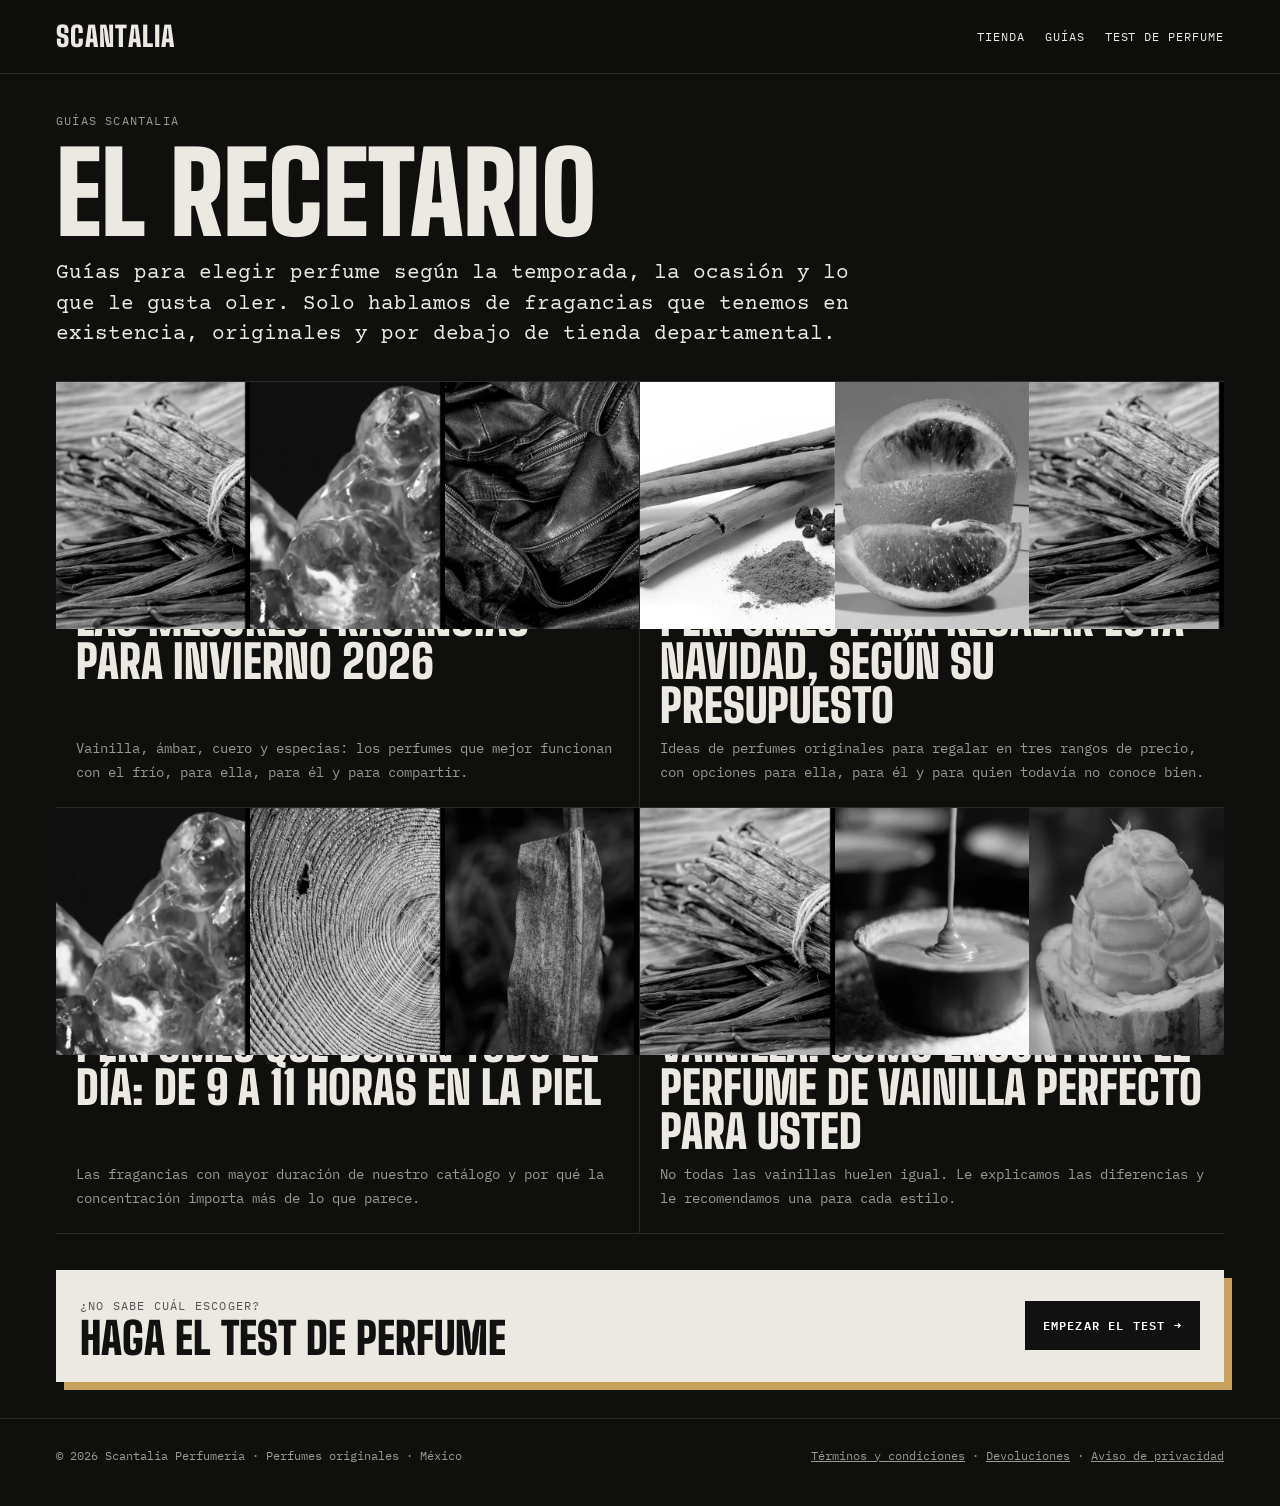
<file: blog/index.html>
<!DOCTYPE html>
<html lang="es-MX">
<head>
<meta charset="utf-8">
<meta name="viewport" content="width=device-width, initial-scale=1, viewport-fit=cover">
<title>Guías de perfumes | Scantalia Perfumería</title>
<meta name="description" content="Guías para elegir perfume: temporada, regalos, duración y notas. Fragancias originales en México.">
<meta property="og:title" content="Guías de perfumes">
<meta property="og:description" content="Guías para elegir perfume: temporada, regalos, duración y notas. Fragancias originales en México.">
<meta property="og:type" content="article">
<meta property="og:site_name" content="Scantalia Perfumería">
<link rel="canonical" href="https://scantalia.com/blog/">
<meta name="theme-color" content="#0F0F0E">
<link rel="preconnect" href="https://fonts.googleapis.com"><link rel="preconnect" href="https://fonts.gstatic.com" crossorigin>
<link rel="stylesheet" href="https://fonts.googleapis.com/css2?family=Big+Shoulders+Display:wght@900&family=IBM+Plex+Mono:wght@400;500;600&family=Courier+Prime:wght@400;700&display=swap">
<link rel="stylesheet" href="blog.css">
<script>try{var t=localStorage.getItem("ag-theme");document.documentElement.setAttribute("data-theme",t==="light"?"light":"dark")}catch(e){}</script>
</head>
<body>
<header class="top"><div class="top-in"><a class="logo" href="../index.html">SCANTALIA</a><nav><a href="../index.html#perfumes">Tienda</a><a href="index.html" class="keep">Guías</a><a href="../index.html#test" class="keep">Test de perfume</a></nav></div></header>
<main class="wrap"><div style="padding-top:36px"><div class="k u">Guías Scantalia</div><h1 class="u u2">El recetario</h1><p class="lead u u3">Guías para elegir perfume según la temporada, la ocasión y lo que le gusta oler. Solo hablamos de fragancias que tenemos en existencia, originales y por debajo de tienda departamental.</p></div>
<div class="lista"><a href="mejores-fragancias-invierno-2026.html"><div class="im"><img src="../fotos/notas/vainilla.webp" alt="" loading="lazy"><img src="../fotos/notas/ambar.webp" alt="" loading="lazy"><img src="../fotos/notas/cuero.webp" alt="" loading="lazy"></div><div class="k">6 de noviembre de 2026 · 6 min</div><h2>Las mejores fragancias para invierno 2026</h2><p>Vainilla, ámbar, cuero y especias: los perfumes que mejor funcionan con el frío, para ella, para él y para compartir.</p></a><a href="perfumes-para-regalar-navidad-por-presupuesto.html"><div class="im"><img src="../fotos/notas/canela.webp" alt="" loading="lazy"><img src="../fotos/notas/mandarina.webp" alt="" loading="lazy"><img src="../fotos/notas/vainilla.webp" alt="" loading="lazy"></div><div class="k">6 de noviembre de 2026 · 5 min</div><h2>Perfumes para regalar esta Navidad, según su presupuesto</h2><p>Ideas de perfumes originales para regalar en tres rangos de precio, con opciones para ella, para él y para quien todavía no conoce bien.</p></a><a href="perfumes-que-duran-todo-el-dia.html"><div class="im"><img src="../fotos/notas/ambar.webp" alt="" loading="lazy"><img src="../fotos/notas/maderas.webp" alt="" loading="lazy"><img src="../fotos/notas/oud.webp" alt="" loading="lazy"></div><div class="k">6 de noviembre de 2026 · 5 min</div><h2>Perfumes que duran todo el día: de 9 a 11 horas en la piel</h2><p>Las fragancias con mayor duración de nuestro catálogo y por qué la concentración importa más de lo que parece.</p></a><a href="perfumes-de-vainilla-guia.html"><div class="im"><img src="../fotos/notas/vainilla.webp" alt="" loading="lazy"><img src="../fotos/notas/caramelo.webp" alt="" loading="lazy"><img src="../fotos/notas/cacao.webp" alt="" loading="lazy"></div><div class="k">6 de noviembre de 2026 · 5 min</div><h2>Vainilla: cómo encontrar el perfume de vainilla perfecto para usted</h2><p>No todas las vainillas huelen igual. Le explicamos las diferencias y le recomendamos una para cada estilo.</p></a></div><div class="testban"><div><span class="k" style="color:#555">¿No sabe cuál escoger?</span><b>Haga el test de perfume</b></div><a href="../index.html#test">Empezar el test →</a></div></main>
<footer><div class="wrap"><span>© 2026 Scantalia Perfumería · Perfumes originales · México</span><span><a href="../terminos.html">Términos y condiciones</a> · <a href="../terminos.html#devoluciones">Devoluciones</a> · <a href="../privacidad.html">Aviso de privacidad</a></span></div></footer>
<script src="../perfumes.js?v=202611201504"></script>
<script>
(function () {
  try { var t = localStorage.getItem("ag-theme"); document.documentElement.setAttribute("data-theme", t === "light" ? "light" : "dark"); } catch (e) {}
  var fmt = new Intl.NumberFormat("es-MX", { style: "currency", currency: "MXN", maximumFractionDigits: 0 });
  var FOTOS = new Set(["almendra", "ambar", "bergamota", "cacao", "canela", "caramelo", "cardamomo", "castana", "champana", "coco", "cuero", "durazno", "frambuesa", "granada", "grosella", "haba", "iris", "jazmin", "laurel", "lavanda", "lichi", "limon", "maderas", "mandarina", "mango", "manzana", "mar", "menta", "miel", "mimosa", "neroli", "oud", "pachuli", "peonia", "pera", "pimienta", "pina", "rangun", "rosa", "salvia", "tabaco", "toronja", "tuberosa", "vainilla", "vetiver", "violeta"]);
  var ALIAS = { sandalo: "maderas", cedro: "maderas", azahar: "neroli", musgo: "vetiver", almizcle: "ambar", incienso: "oud" };
  function foto(k) { return FOTOS.has(k) ? k : (ALIAS[k] && FOTOS.has(ALIAS[k]) ? ALIAS[k] : null); }
  var NF = [["notas marinas","mar"],["marin","mar"],["acuat","mar"],["azahar","neroli"],["tonka","haba"],["sandalo","maderas"],["cedro","maderas"],["madera","maderas"],["amaderad","maderas"],["almizcle","ambar"],["ambar","ambar"],["chocolate","cacao"],["naranja","mandarina"],["lima","limon"],["citric","limon"],["higo","maderas"],["incienso","oud"],["cachemira","maderas"],["praline","caramelo"],["tofe","caramelo"]];
  function fotoNombre(n) { var t = (n || "").toLowerCase().normalize("NFD").replace(/[\u0300-\u036f]/g, ""); var r = null;
    FOTOS.forEach(function (k) { if (!r && t.indexOf(k) >= 0) r = k; }); if (r) return r;
    for (var i = 0; i < NF.length; i++) if (t.indexOf(NF[i][0]) >= 0 && FOTOS.has(NF[i][1])) return NF[i][1]; return null; }
  function disp(p) { return p.disponible !== false; }
  document.querySelectorAll("[data-perfume]").forEach(function (el) {
    var CAT = typeof PERFUMES !== "undefined" ? PERFUMES : [], NT = typeof NOTAS !== "undefined" ? NOTAS : {};
    var p = CAT.find(function (x) { return x.id === el.dataset.perfume; });
    if (!p) { el.remove(); return; }
    var pr = p.pres[0], d = disp(p) && p.antes && p.pres.length === 1 && p.antes > pr.precio ? Math.round((1 - pr.precio / p.antes) * 100) : 0;
    var ns = [p.salida[0], p.corazon[0], p.fondo[0]].map(function (nom, i) { var k = (p.destacadas || [])[i], n = NT[k] || {}; return { f: nom ? fotoNombre(nom) : foto(k), n: nom || n.nombre || k, c: n.color || "#6E6B64" }; }).filter(function (x) { return x.n; });
    el.className = "pz" + (disp(p) ? "" : " off");
    el.href = el.getAttribute("href");
    el.innerHTML = '<span class="fr">' + (p.img ? '<img src="' + (/^https?:/.test(p.img) ? p.img : "../" + p.img) + '" alt="' + p.nombre + '" loading="lazy" referrerpolicy="no-referrer">' : "") + '</span>' +
      '<span class="tx"><small>' + p.marca + " · " + p.conc + " · " + p.pres.map(function (x) { return x.ml + " ml"; }).join(" / ") + '</small><b>' + p.nombre + '</b><span class="mn">' +
      ns.map(function (n) { return n.f ? '<img src="../fotos/notas/' + n.f + '.webp" alt="" loading="lazy">' : '<i style="background:' + n.c + '"></i>'; }).join("") +
      '<em>' + ns.map(function (n) { return n.n; }).join(" + ") + '</em></span></span>' +
      '<span class="cp">' + (d ? '<span class="ds">−' + d + '% vs tienda</span>' : "<span></span>") +
      '<span class="pr">' + (disp(p) ? (p.pres.length > 1 ? "Desde " : "") + fmt.format(Math.min.apply(null, p.pres.map(function (x) { return x.precio; }))) + (d ? "<s>" + fmt.format(p.antes) + "</s>" : "") : "Agotado por ahora") + '</span>' +
      '<span class="go">' + (disp(p) ? "Ver y comprar →" : "Ver ficha →") + '</span></span>';
  });
})();
</script>
</body>
</html>
</file>
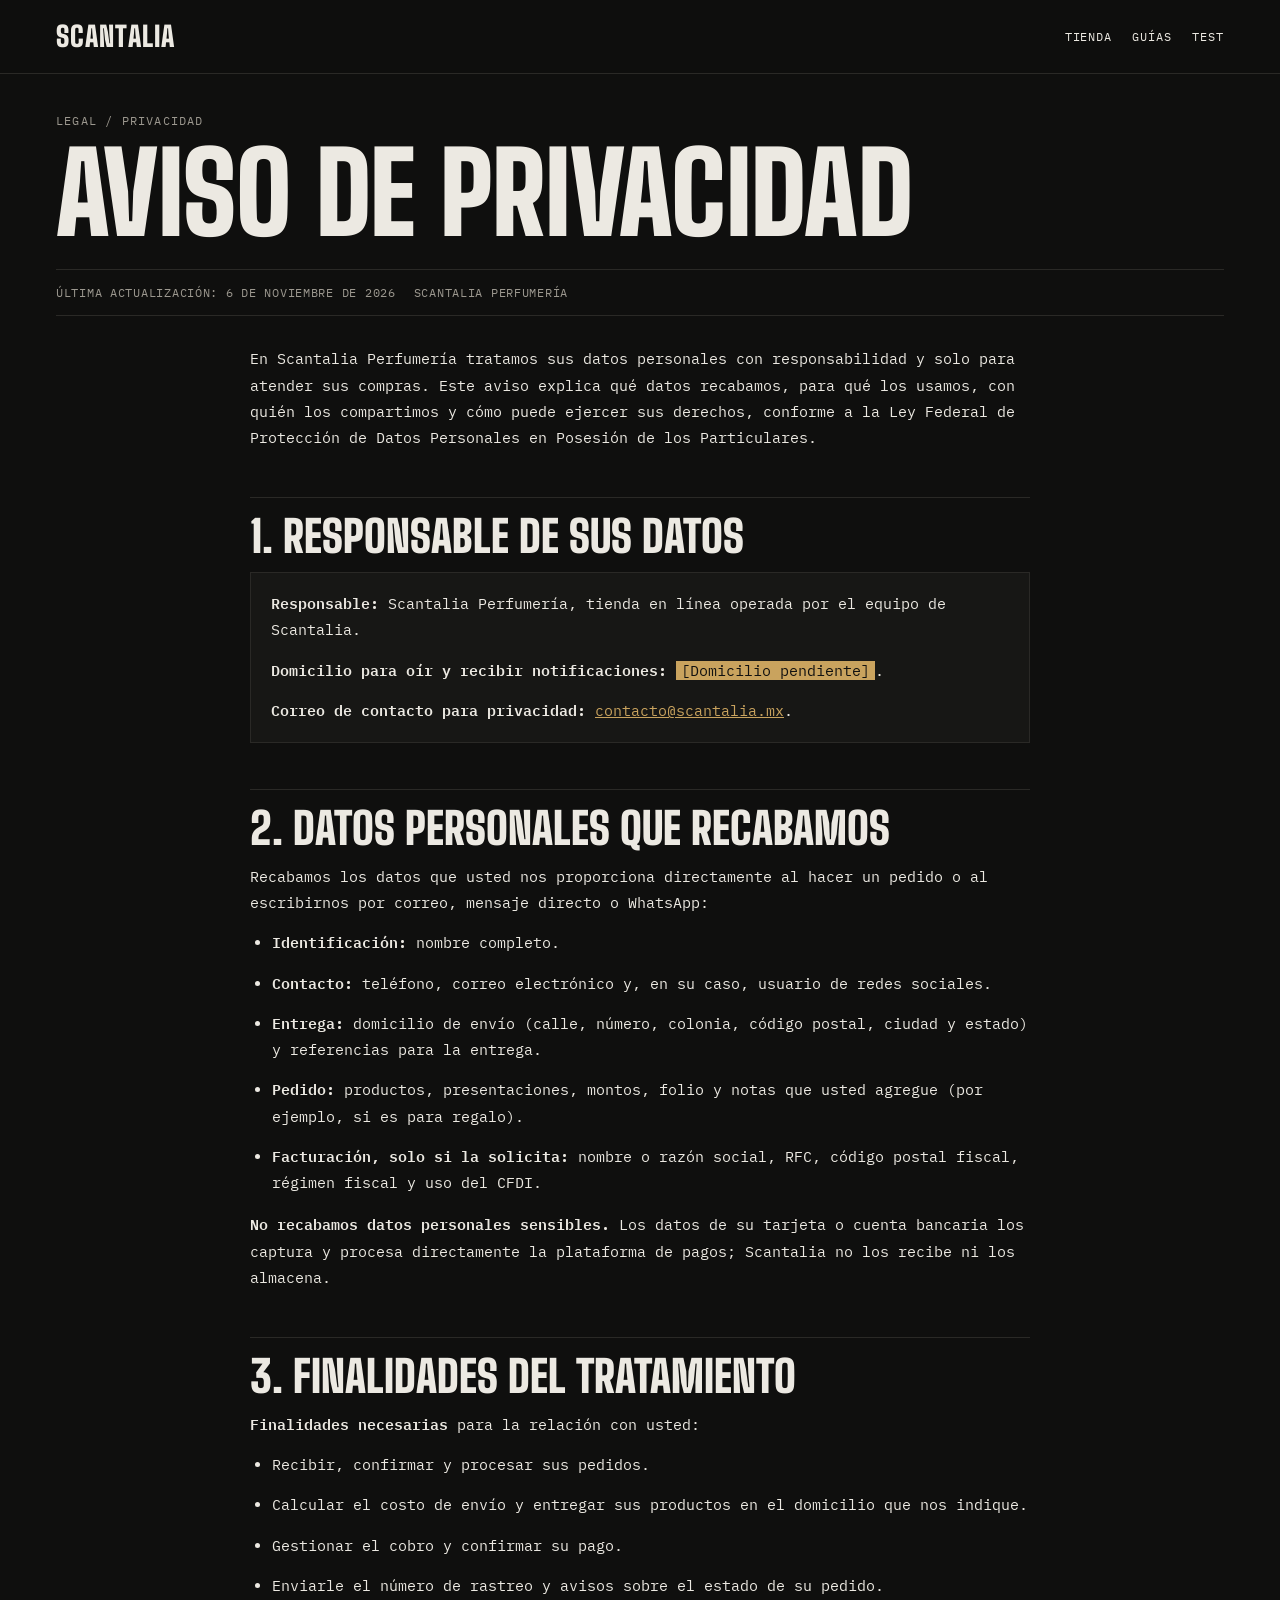
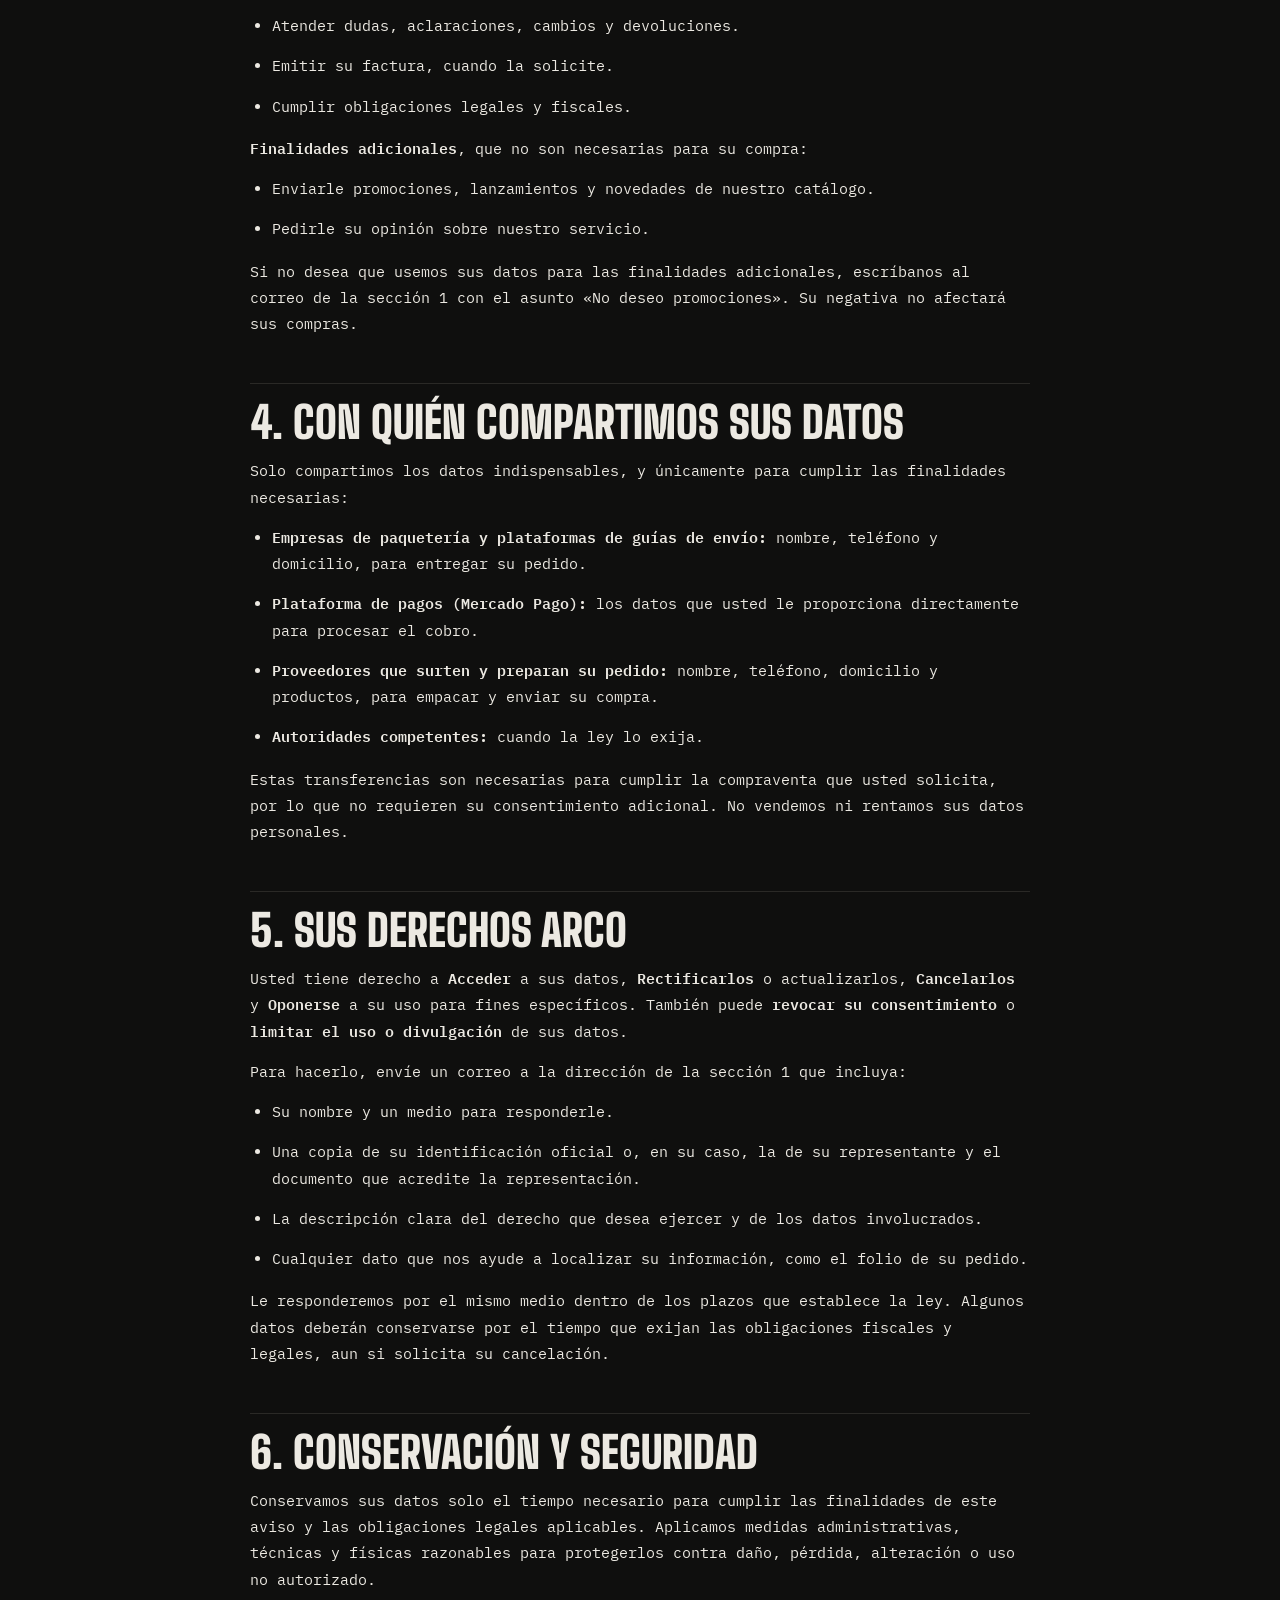
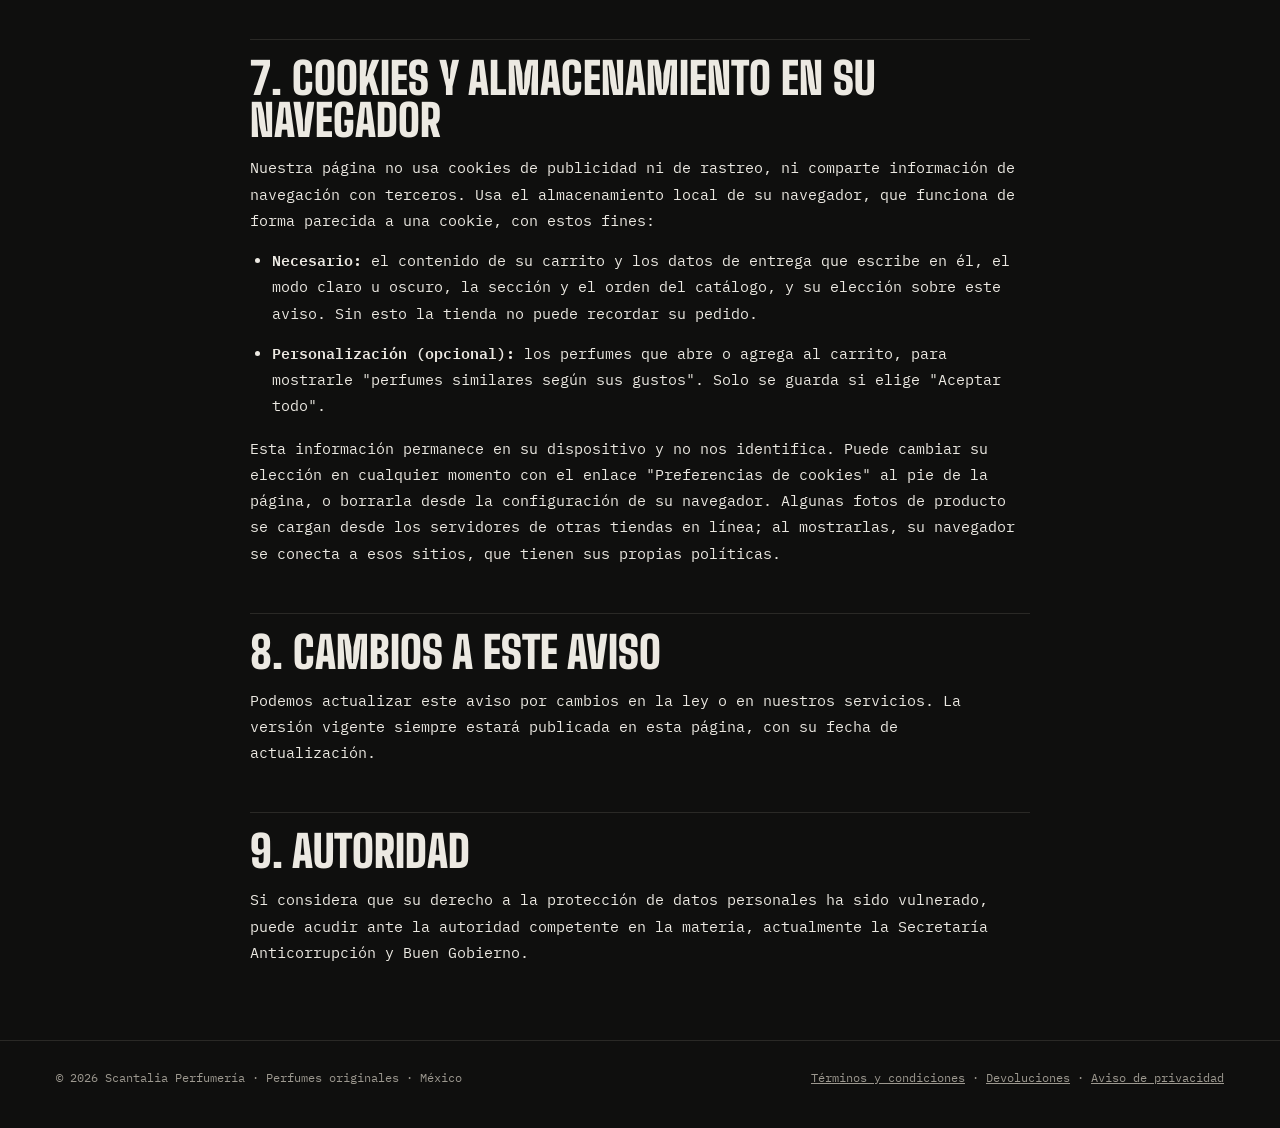
<file: privacidad.html>
<!doctype html>
<html lang="es-MX">
<head>
<meta charset="utf-8">
<meta name="viewport" content="width=device-width, initial-scale=1, viewport-fit=cover">
<title>Aviso de privacidad | Scantalia Perfumería</title>
<meta name="description" content="Qué datos recabamos, para qué los usamos y cómo ejercer sus derechos.">
<meta property="og:title" content="Aviso de privacidad | Scantalia Perfumería">
<meta property="og:description" content="Qué datos recabamos, para qué los usamos y cómo ejercer sus derechos.">
<meta property="og:site_name" content="Scantalia Perfumería">
<link rel="canonical" href="https://scantalia.com/privacidad.html">
<meta name="theme-color" content="#0F0F0E">
<script>try{var t=localStorage.getItem("ag-theme");document.documentElement.setAttribute("data-theme",t==="light"?"light":"dark")}catch(e){document.documentElement.setAttribute("data-theme","dark")}</script>
<link rel="preconnect" href="https://fonts.googleapis.com"><link rel="preconnect" href="https://fonts.gstatic.com" crossorigin>
<link rel="stylesheet" href="https://fonts.googleapis.com/css2?family=Big+Shoulders+Display:wght@900&family=IBM+Plex+Mono:wght@400;500;600&family=Courier+Prime:wght@400;700&display=swap">
<link rel="stylesheet" href="blog/blog.css?v=202611201504">
<style>
.legal { max-width:780px; margin:0 auto; padding:30px 0 60px; }
.legal p, .legal li { margin:0 0 14px; }
.legal ul, .legal ol { margin:0 0 16px 22px; }
.legal h2 { font-family:var(--display); font-weight:900; text-transform:uppercase; font-size:clamp(30px, 5vw, 44px); line-height:.95; margin:46px 0 14px; padding-top:18px; border-top:1px solid var(--line); scroll-margin-top:90px; }
.legal h3 { font-family:var(--type); font-size:20px; font-weight:700; margin:22px 0 8px; }
.legal strong, .legal b { font-weight:600; color:var(--fg); }
.legal a { color:var(--accent); }
.box { border:1px solid var(--line); background:var(--surface); padding:18px 20px; margin:0 0 16px; }
.box.dest { border-color:var(--accent); }
.box.dest .k { color:var(--accent); margin-bottom:8px; }
mark { background:var(--accent); color:var(--accent-fg); padding:0 5px; }
.indice { display:flex; flex-wrap:wrap; gap:8px; margin:26px 0 0; }
.indice a { font-size:11px; text-transform:uppercase; letter-spacing:.08em; text-decoration:none; border:1px solid var(--line); padding:7px 10px; transition:border-color .6s, color .6s; }
.indice a:hover { border-color:var(--accent); color:var(--accent); }
.pasos { counter-reset:p; list-style:none; margin-left:0 !important; }
.pasos li { counter-increment:p; position:relative; padding-left:46px; min-height:34px; }
.pasos li::before { content:counter(p, decimal-leading-zero); position:absolute; left:0; top:-2px; font-family:var(--display); font-weight:900; font-size:28px; line-height:1; color:var(--accent); }
.si-no { display:grid; grid-template-columns:1fr 1fr; gap:12px; margin:0 0 16px; }
.si-no .box { margin:0; }
.si-no ul { margin-left:18px; }
@media (max-width:640px) { .si-no { grid-template-columns:1fr; } .top nav { gap:12px; font-size:11px; } }
</style>
</head>
<body>
<header class="top"><div class="top-in"><a class="logo" href="index.html">SCANTALIA</a><nav><a href="index.html#perfumes">Tienda</a><a href="blog/index.html">Guías</a><a href="index.html#test">Test</a></nav></div></header>
<main class="wrap">
<div style="padding-top:36px"><div class="k">Legal / Privacidad</div>
<h1>Aviso de privacidad</h1>
<div class="meta"><span>Última actualización: 6 de noviembre de 2026</span><span>Scantalia Perfumería</span></div></div>
<div class="legal">
<p>En Scantalia Perfumería tratamos sus datos personales con responsabilidad y solo para atender sus compras. Este aviso explica qué datos recabamos, para qué los usamos, con quién los compartimos y cómo puede ejercer sus derechos, conforme a la Ley Federal de Protección de Datos Personales en Posesión de los Particulares.</p>

  <h2>1. Responsable de sus datos</h2>
  <div class="box">
    <p><strong>Responsable:</strong> Scantalia Perfumería, tienda en línea operada por el equipo de Scantalia.</p>
    <p><strong>Domicilio para oír y recibir notificaciones:</strong> <mark>[Domicilio pendiente]</mark>.</p>
    <p style="margin:0"><strong>Correo de contacto para privacidad:</strong> <a href="mailto:contacto@scantalia.mx">contacto@scantalia.mx</a>.</p>
  </div>

  <h2>2. Datos personales que recabamos</h2>
  <p>Recabamos los datos que usted nos proporciona directamente al hacer un pedido o al escribirnos por correo, mensaje directo o WhatsApp:</p>
  <ul>
    <li><strong>Identificación:</strong> nombre completo.</li>
    <li><strong>Contacto:</strong> teléfono, correo electrónico y, en su caso, usuario de redes sociales.</li>
    <li><strong>Entrega:</strong> domicilio de envío (calle, número, colonia, código postal, ciudad y estado) y referencias para la entrega.</li>
    <li><strong>Pedido:</strong> productos, presentaciones, montos, folio y notas que usted agregue (por ejemplo, si es para regalo).</li>
    <li><strong>Facturación, solo si la solicita:</strong> nombre o razón social, RFC, código postal fiscal, régimen fiscal y uso del CFDI.</li>
  </ul>
  <p><strong>No recabamos datos personales sensibles.</strong> Los datos de su tarjeta o cuenta bancaria los captura y procesa directamente la plataforma de pagos; Scantalia no los recibe ni los almacena.</p>

  <h2>3. Finalidades del tratamiento</h2>
  <p><strong>Finalidades necesarias</strong> para la relación con usted:</p>
  <ul>
    <li>Recibir, confirmar y procesar sus pedidos.</li>
    <li>Calcular el costo de envío y entregar sus productos en el domicilio que nos indique.</li>
    <li>Gestionar el cobro y confirmar su pago.</li>
    <li>Enviarle el número de rastreo y avisos sobre el estado de su pedido.</li>
    <li>Atender dudas, aclaraciones, cambios y devoluciones.</li>
    <li>Emitir su factura, cuando la solicite.</li>
    <li>Cumplir obligaciones legales y fiscales.</li>
  </ul>
  <p><strong>Finalidades adicionales</strong>, que no son necesarias para su compra:</p>
  <ul>
    <li>Enviarle promociones, lanzamientos y novedades de nuestro catálogo.</li>
    <li>Pedirle su opinión sobre nuestro servicio.</li>
  </ul>
  <p>Si no desea que usemos sus datos para las finalidades adicionales, escríbanos al correo de la sección 1 con el asunto «No deseo promociones». Su negativa no afectará sus compras.</p>

  <h2>4. Con quién compartimos sus datos</h2>
  <p>Solo compartimos los datos indispensables, y únicamente para cumplir las finalidades necesarias:</p>
  <ul>
    <li><strong>Empresas de paquetería y plataformas de guías de envío:</strong> nombre, teléfono y domicilio, para entregar su pedido.</li>
    <li><strong>Plataforma de pagos (Mercado Pago):</strong> los datos que usted le proporciona directamente para procesar el cobro.</li>
    <li><strong>Proveedores que surten y preparan su pedido:</strong> nombre, teléfono, domicilio y productos, para empacar y enviar su compra.</li>
    <li><strong>Autoridades competentes:</strong> cuando la ley lo exija.</li>
  </ul>
  <p>Estas transferencias son necesarias para cumplir la compraventa que usted solicita, por lo que no requieren su consentimiento adicional. No vendemos ni rentamos sus datos personales.</p>

  <h2>5. Sus derechos ARCO</h2>
  <p>Usted tiene derecho a <strong>Acceder</strong> a sus datos, <strong>Rectificarlos</strong> o actualizarlos, <strong>Cancelarlos</strong> y <strong>Oponerse</strong> a su uso para fines específicos. También puede <strong>revocar su consentimiento</strong> o <strong>limitar el uso o divulgación</strong> de sus datos.</p>
  <p>Para hacerlo, envíe un correo a la dirección de la sección 1 que incluya:</p>
  <ul>
    <li>Su nombre y un medio para responderle.</li>
    <li>Una copia de su identificación oficial o, en su caso, la de su representante y el documento que acredite la representación.</li>
    <li>La descripción clara del derecho que desea ejercer y de los datos involucrados.</li>
    <li>Cualquier dato que nos ayude a localizar su información, como el folio de su pedido.</li>
  </ul>
  <p>Le responderemos por el mismo medio dentro de los plazos que establece la ley. Algunos datos deberán conservarse por el tiempo que exijan las obligaciones fiscales y legales, aun si solicita su cancelación.</p>

  <h2>6. Conservación y seguridad</h2>
  <p>Conservamos sus datos solo el tiempo necesario para cumplir las finalidades de este aviso y las obligaciones legales aplicables. Aplicamos medidas administrativas, técnicas y físicas razonables para protegerlos contra daño, pérdida, alteración o uso no autorizado.</p>

  <h2 id="navegador">7. Cookies y almacenamiento en su navegador</h2>
  <p>Nuestra página no usa cookies de publicidad ni de rastreo, ni comparte información de navegación con terceros. Usa el almacenamiento local de su navegador, que funciona de forma parecida a una cookie, con estos fines:</p>
  <ul>
    <li><b>Necesario:</b> el contenido de su carrito y los datos de entrega que escribe en él, el modo claro u oscuro, la sección y el orden del catálogo, y su elección sobre este aviso. Sin esto la tienda no puede recordar su pedido.</li>
    <li><b>Personalización (opcional):</b> los perfumes que abre o agrega al carrito, para mostrarle "perfumes similares según sus gustos". Solo se guarda si elige "Aceptar todo".</li>
  </ul>
  <p>Esta información permanece en su dispositivo y no nos identifica. Puede cambiar su elección en cualquier momento con el enlace "Preferencias de cookies" al pie de la página, o borrarla desde la configuración de su navegador. Algunas fotos de producto se cargan desde los servidores de otras tiendas en línea; al mostrarlas, su navegador se conecta a esos sitios, que tienen sus propias políticas.</p>

  <h2>8. Cambios a este aviso</h2>
  <p>Podemos actualizar este aviso por cambios en la ley o en nuestros servicios. La versión vigente siempre estará publicada en esta página, con su fecha de actualización.</p>

  <h2>9. Autoridad</h2>
  <p>Si considera que su derecho a la protección de datos personales ha sido vulnerado, puede acudir ante la autoridad competente en la materia, actualmente la Secretaría Anticorrupción y Buen Gobierno.</p>
</div>
</main>
<footer><div class="wrap"><span>© 2026 Scantalia Perfumería · Perfumes originales · México</span><span><a href="terminos.html">Términos y condiciones</a> · <a href="terminos.html#devoluciones">Devoluciones</a> · <a href="privacidad.html">Aviso de privacidad</a></span></div></footer>
</body>
</html>
</file>
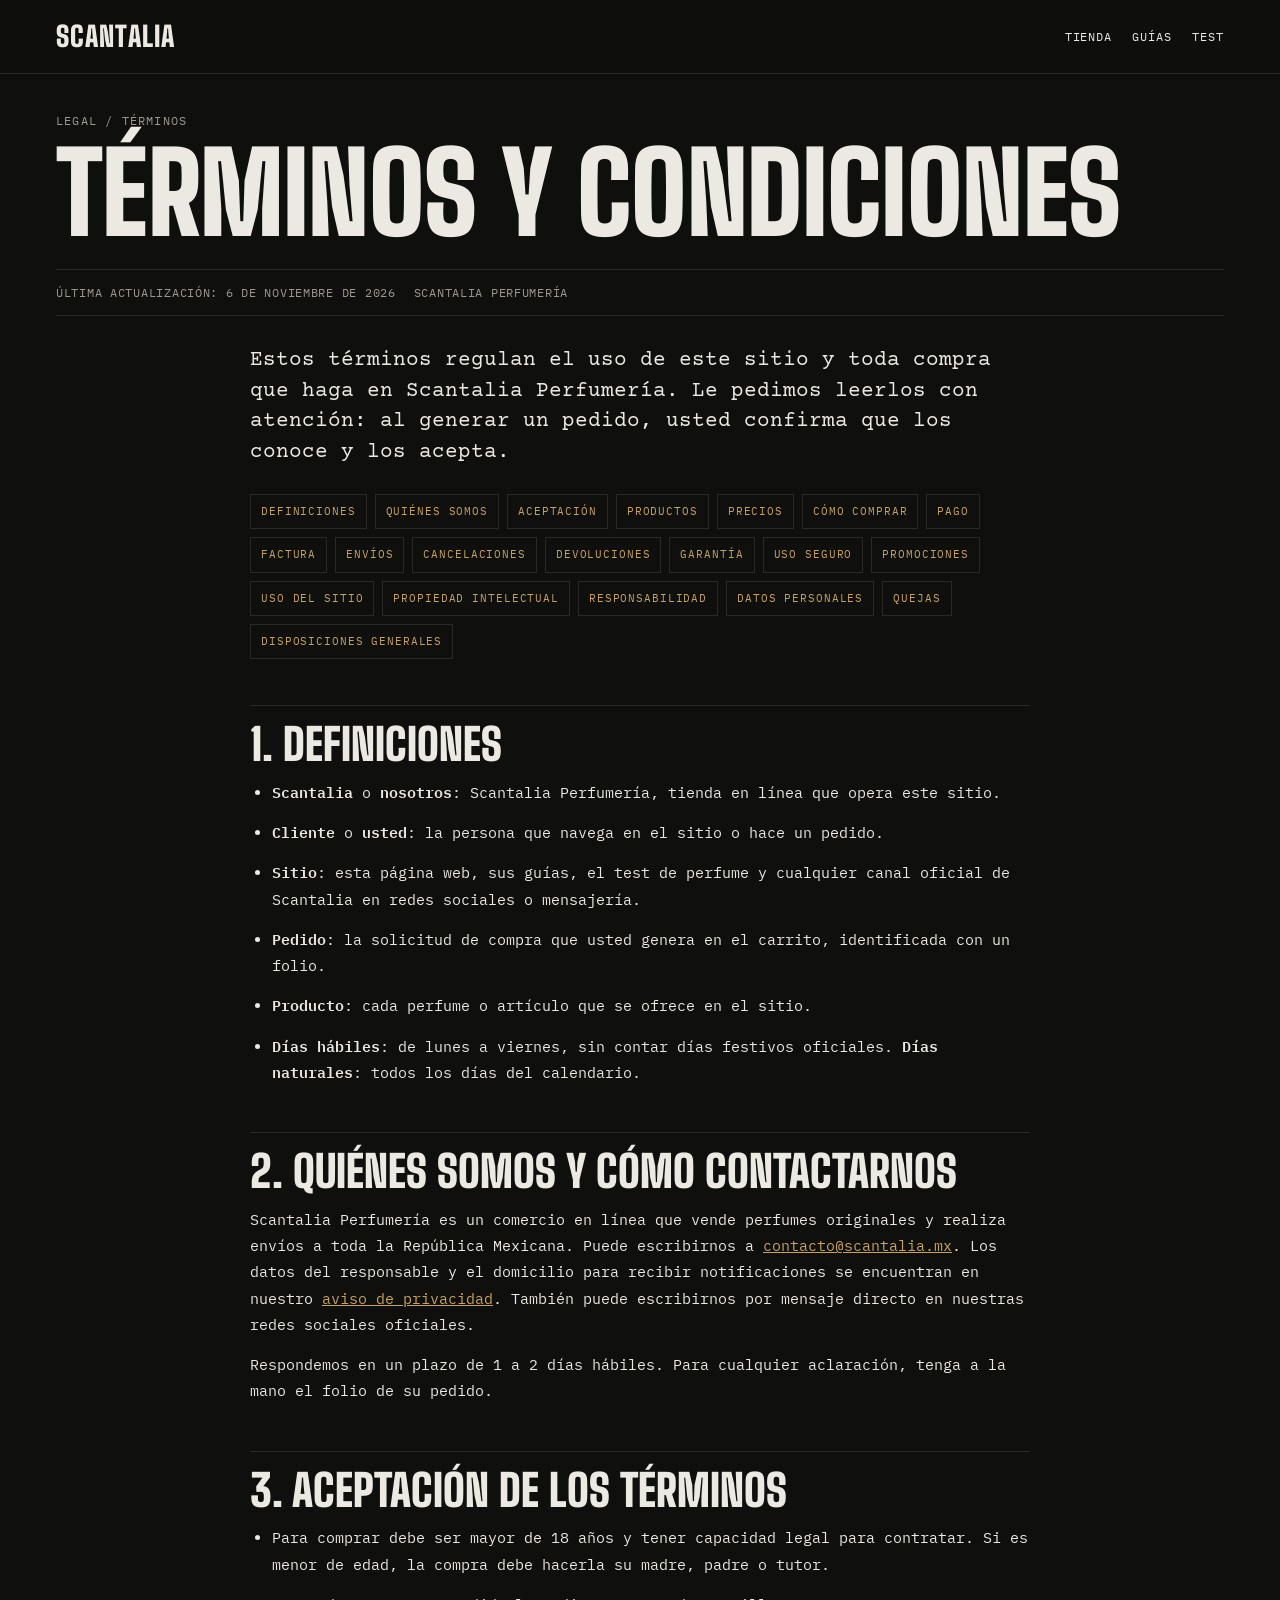
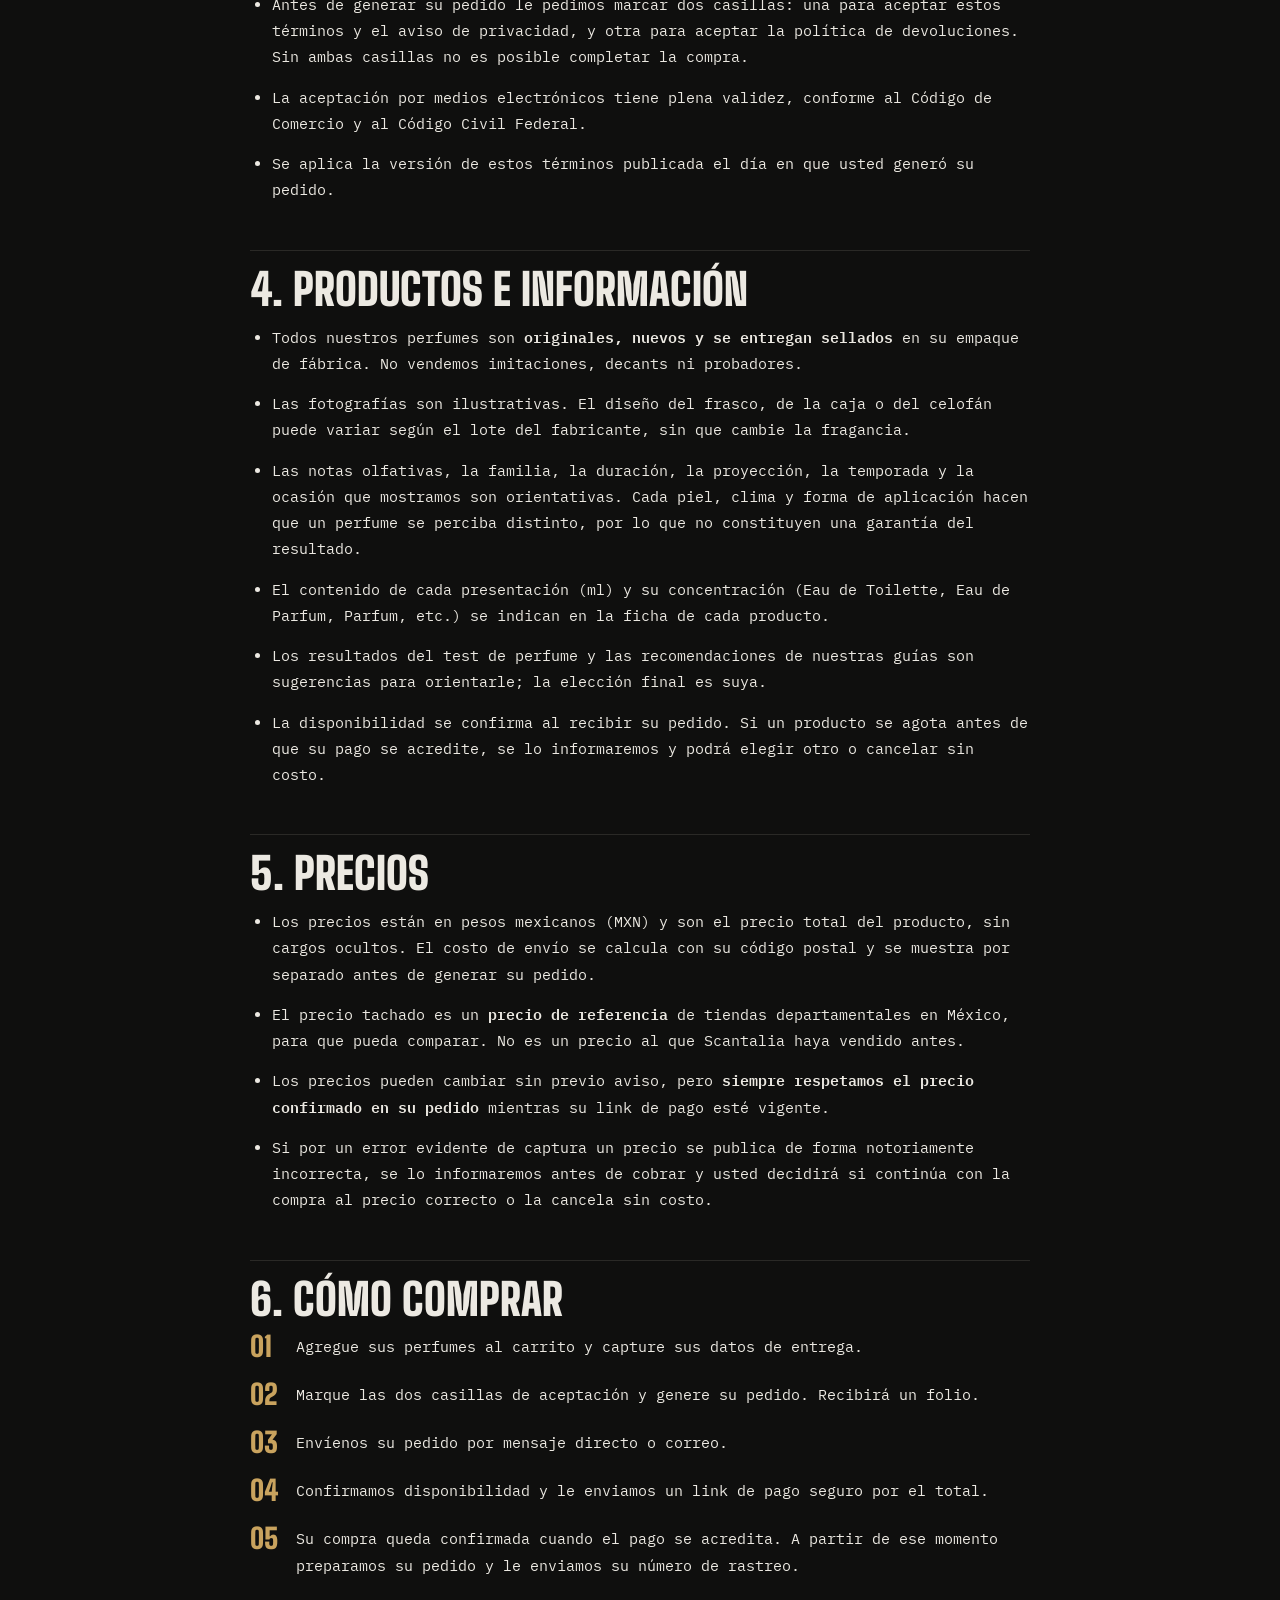
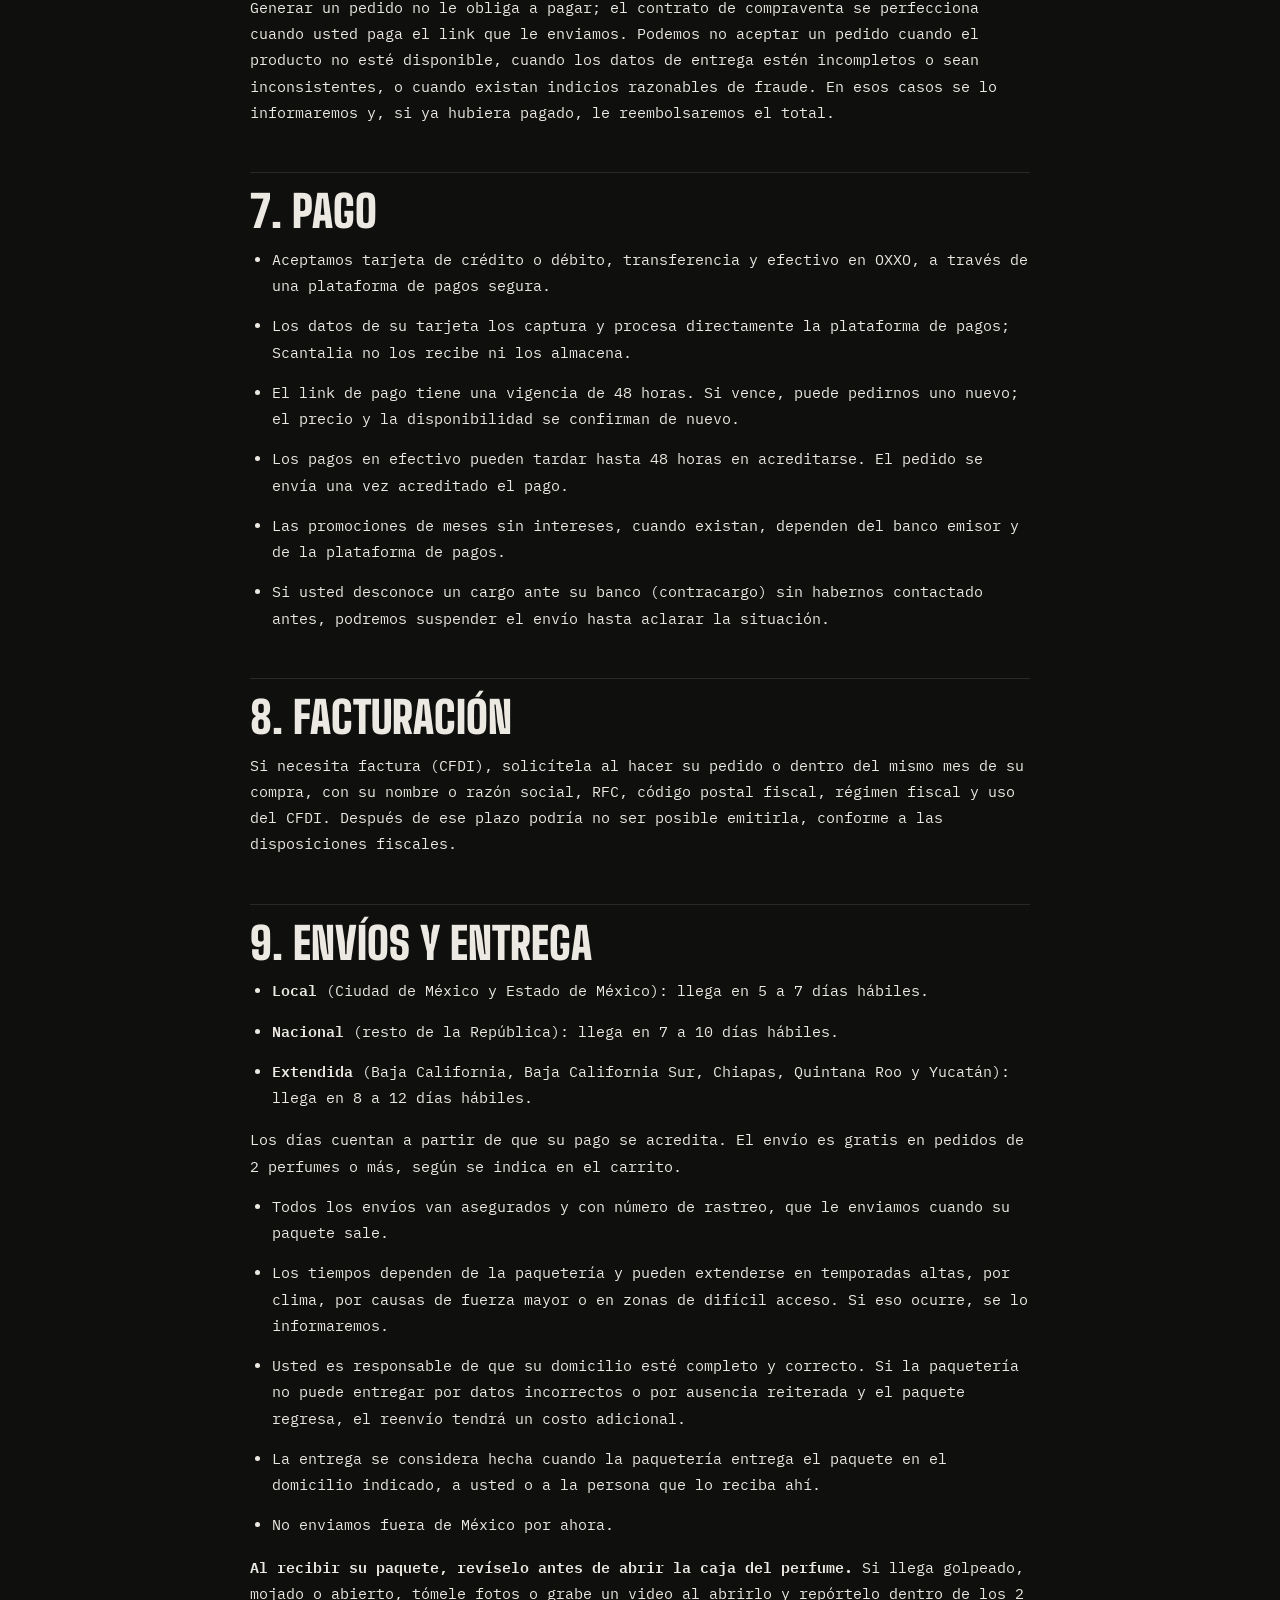
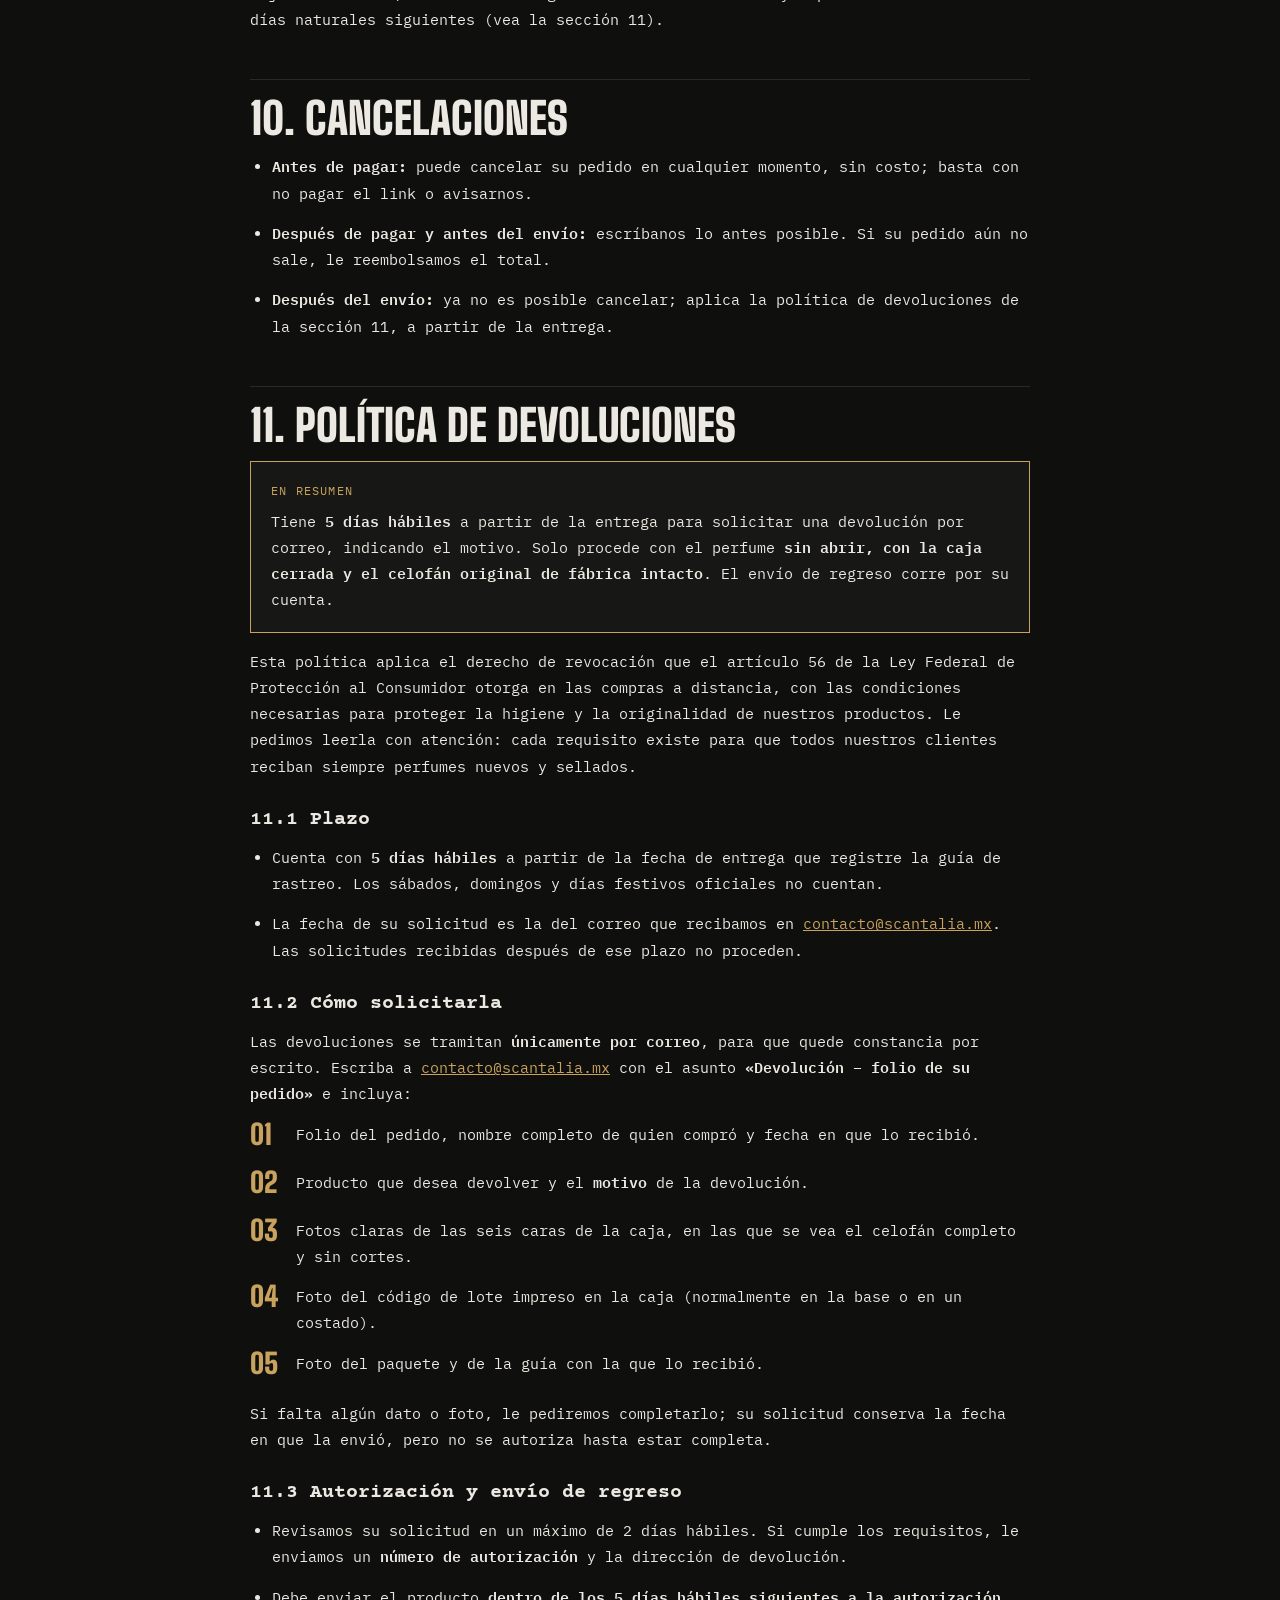
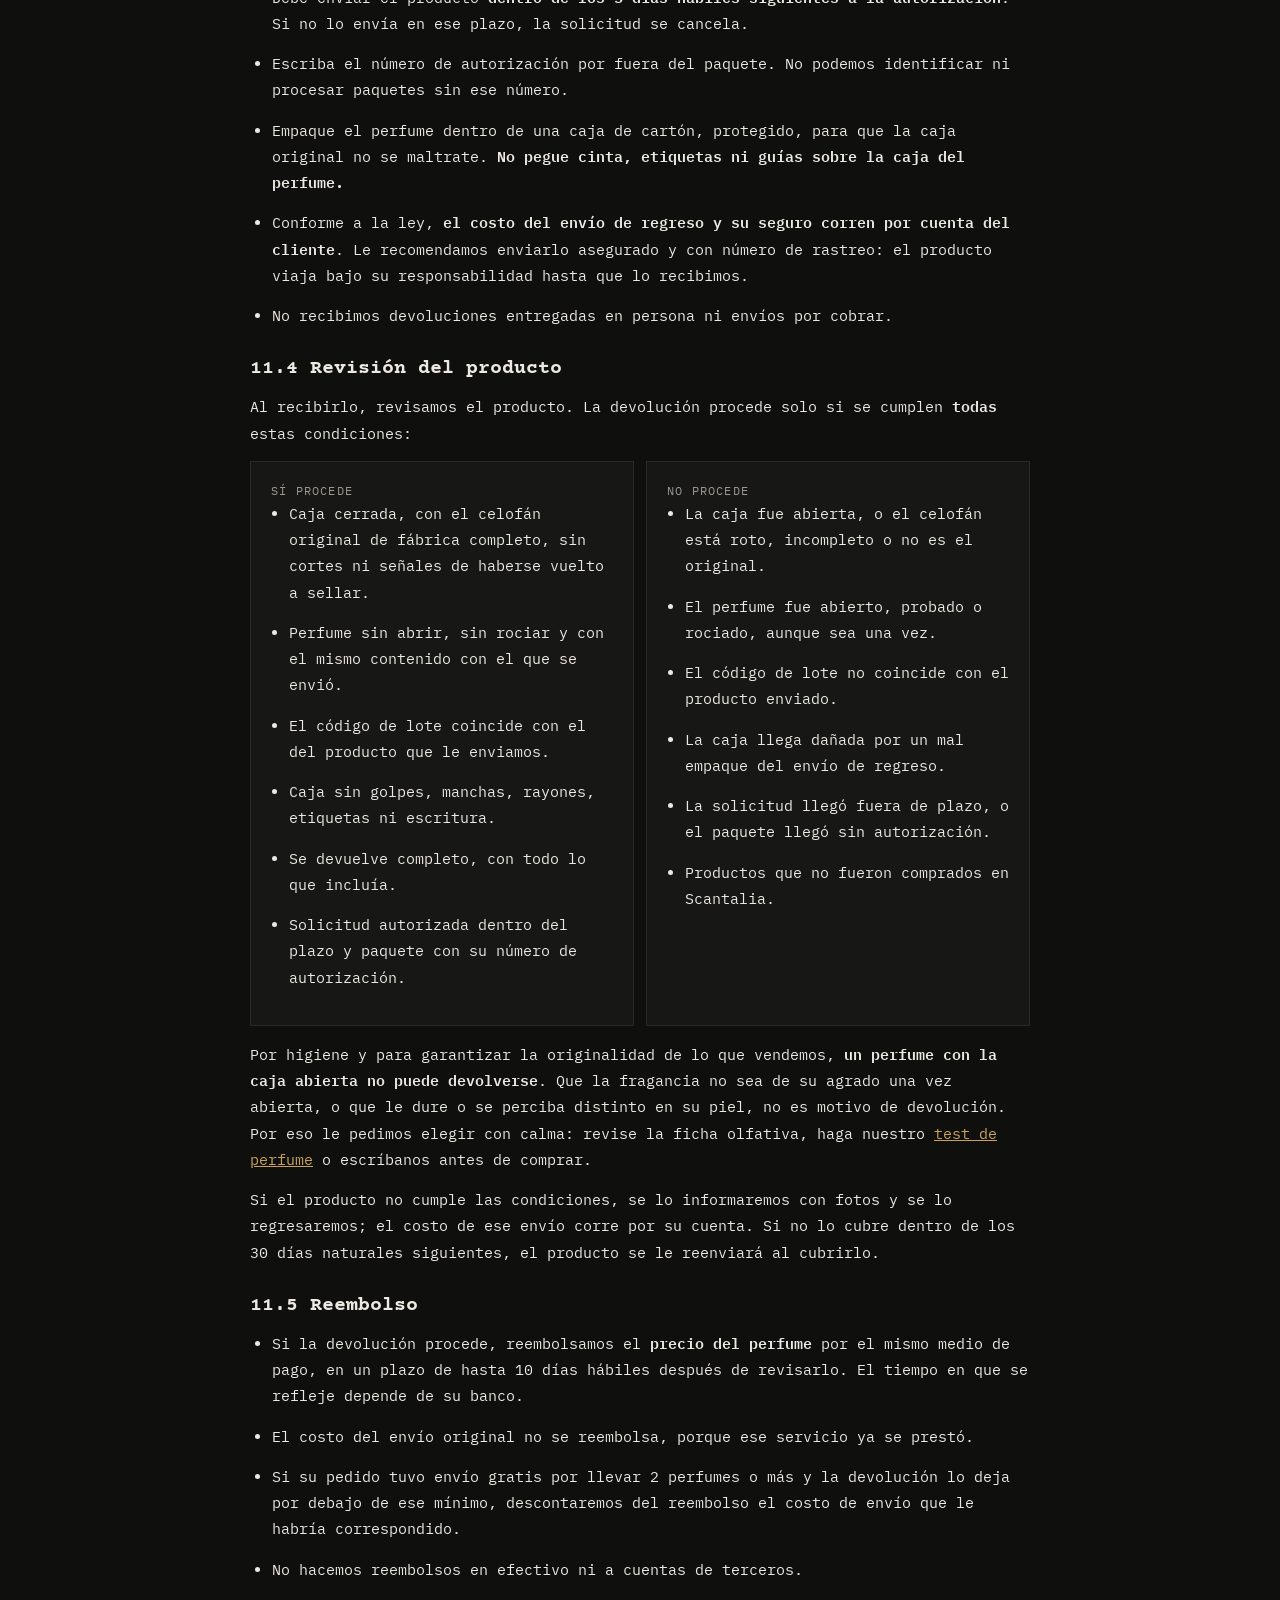
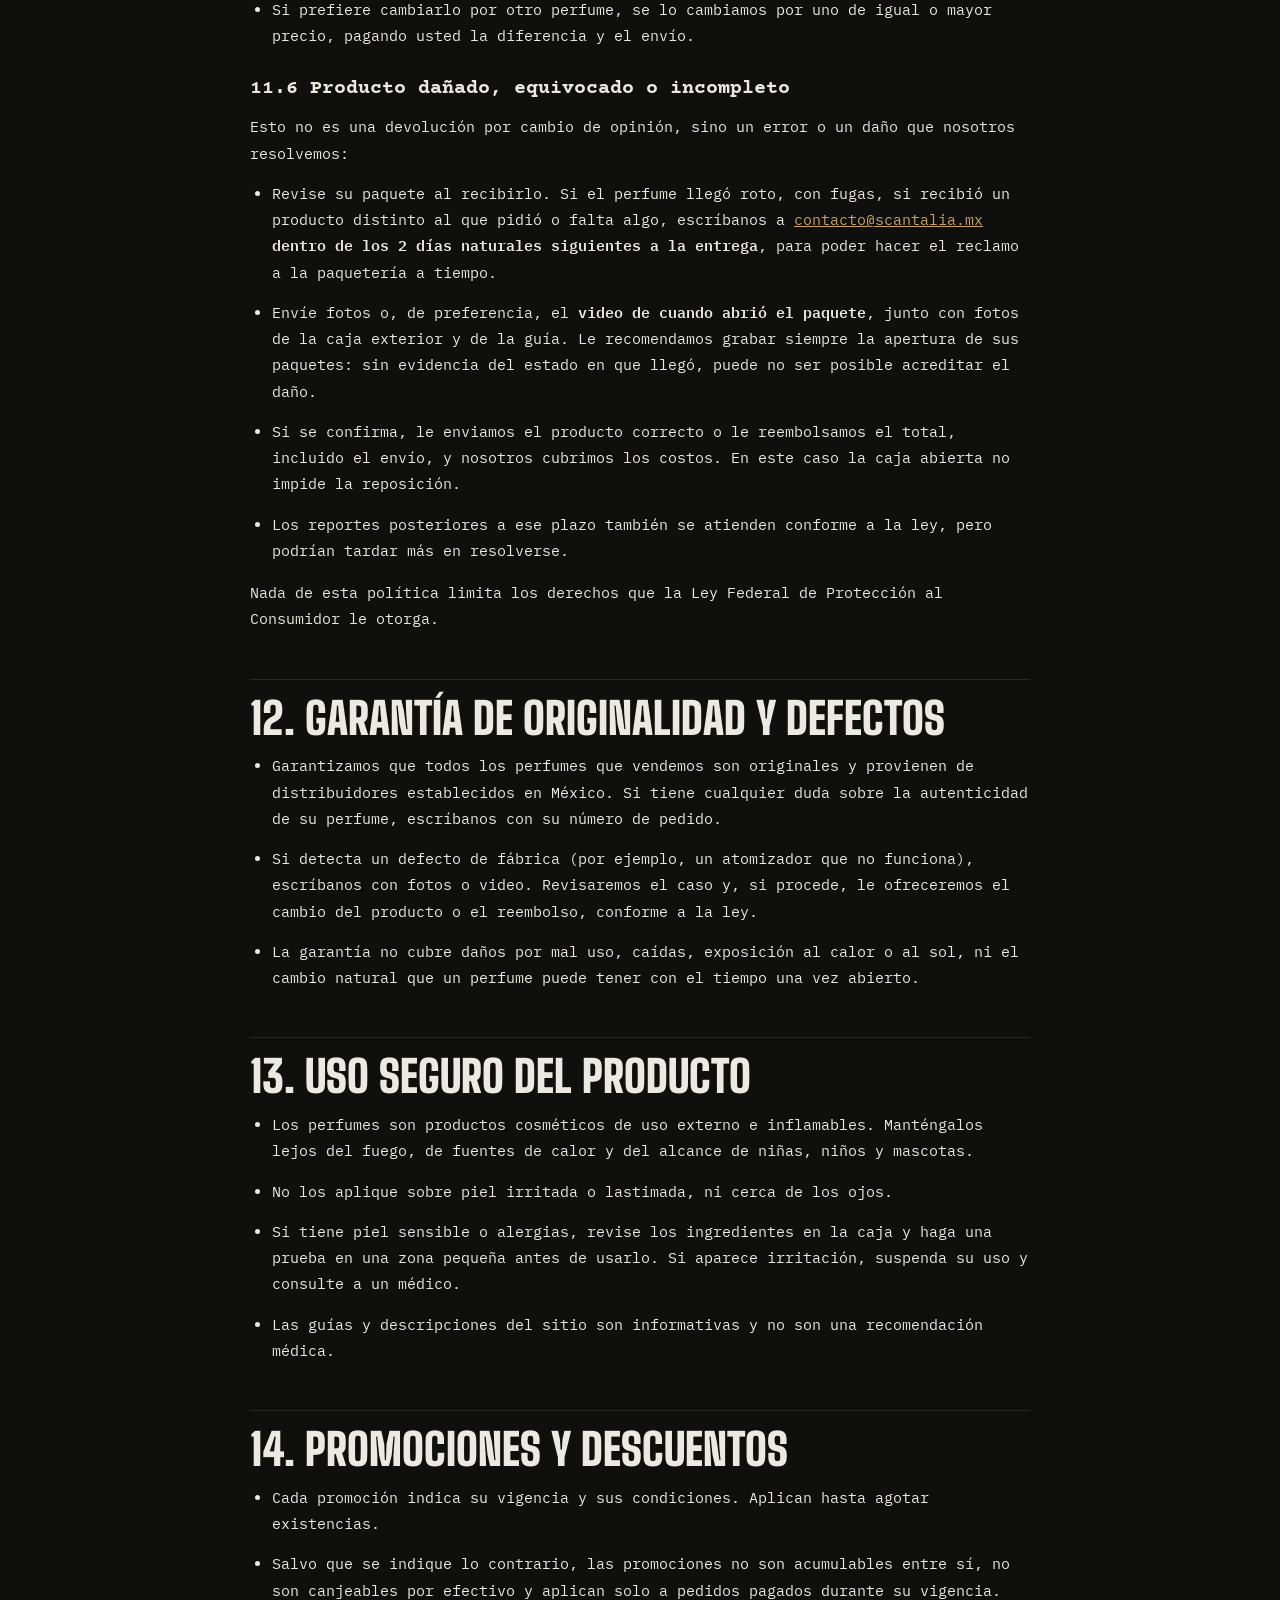
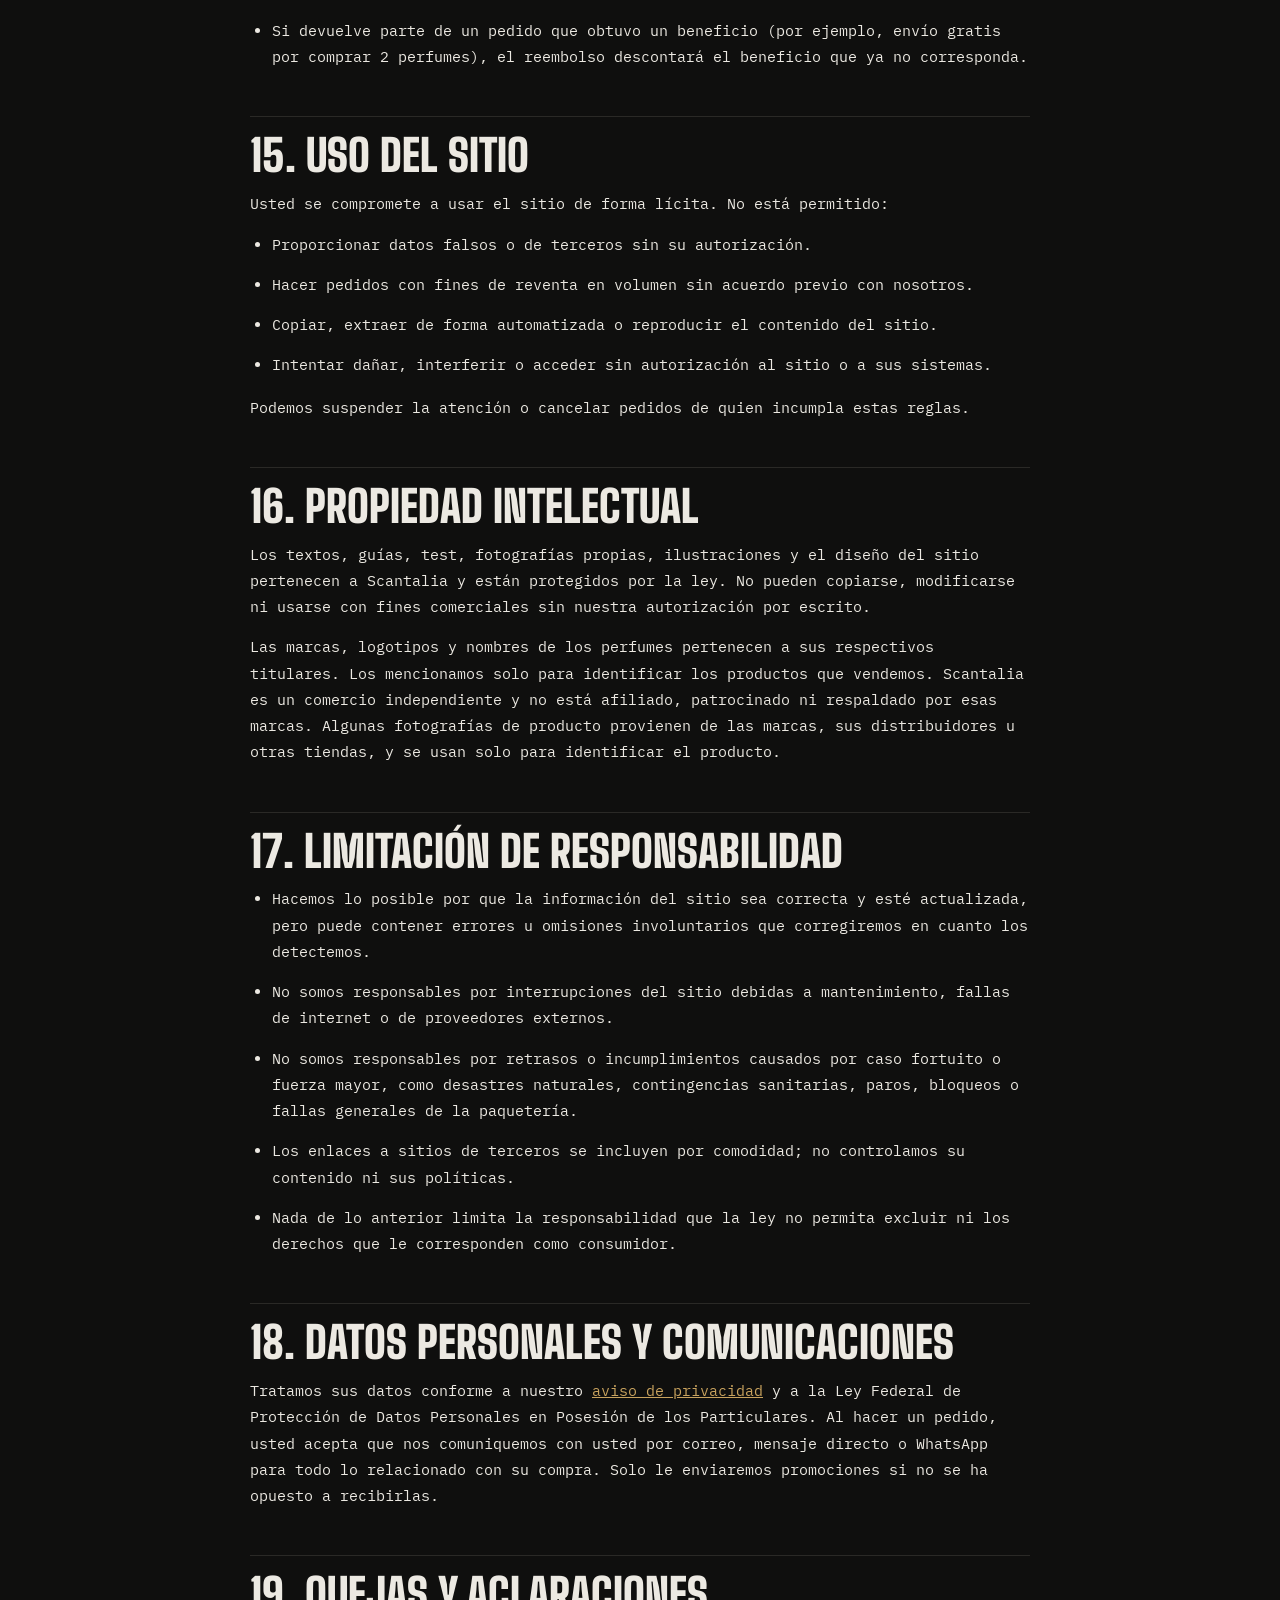
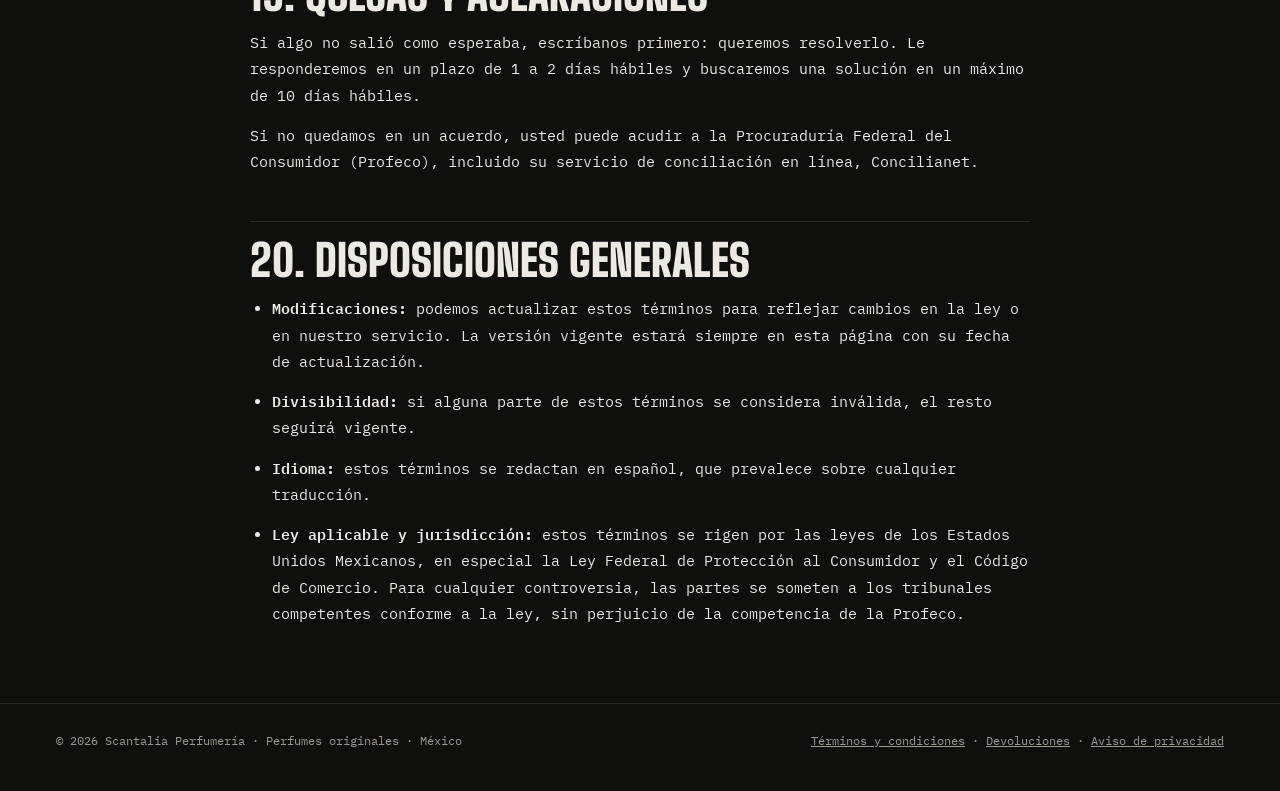
<file: terminos.html>
<!doctype html>
<html lang="es-MX">
<head>
<meta charset="utf-8">
<meta name="viewport" content="width=device-width, initial-scale=1, viewport-fit=cover">
<title>Términos y condiciones | Scantalia Perfumería</title>
<meta name="description" content="Cómo comprar, pagar, envíos y política de devoluciones de Scantalia Perfumería.">
<meta property="og:title" content="Términos y condiciones | Scantalia Perfumería">
<meta property="og:description" content="Cómo comprar, pagar, envíos y política de devoluciones de Scantalia Perfumería.">
<meta property="og:site_name" content="Scantalia Perfumería">
<link rel="canonical" href="https://scantalia.com/terminos.html">
<meta name="theme-color" content="#0F0F0E">
<script>try{var t=localStorage.getItem("ag-theme");document.documentElement.setAttribute("data-theme",t==="light"?"light":"dark")}catch(e){document.documentElement.setAttribute("data-theme","dark")}</script>
<link rel="preconnect" href="https://fonts.googleapis.com"><link rel="preconnect" href="https://fonts.gstatic.com" crossorigin>
<link rel="stylesheet" href="https://fonts.googleapis.com/css2?family=Big+Shoulders+Display:wght@900&family=IBM+Plex+Mono:wght@400;500;600&family=Courier+Prime:wght@400;700&display=swap">
<link rel="stylesheet" href="blog/blog.css?v=202611201504">
<style>
.legal { max-width:780px; margin:0 auto; padding:30px 0 60px; }
.legal p, .legal li { margin:0 0 14px; }
.legal ul, .legal ol { margin:0 0 16px 22px; }
.legal h2 { font-family:var(--display); font-weight:900; text-transform:uppercase; font-size:clamp(30px, 5vw, 44px); line-height:.95; margin:46px 0 14px; padding-top:18px; border-top:1px solid var(--line); scroll-margin-top:90px; }
.legal h3 { font-family:var(--type); font-size:20px; font-weight:700; margin:22px 0 8px; }
.legal strong, .legal b { font-weight:600; color:var(--fg); }
.legal a { color:var(--accent); }
.box { border:1px solid var(--line); background:var(--surface); padding:18px 20px; margin:0 0 16px; }
.box.dest { border-color:var(--accent); }
.box.dest .k { color:var(--accent); margin-bottom:8px; }
mark { background:var(--accent); color:var(--accent-fg); padding:0 5px; }
.indice { display:flex; flex-wrap:wrap; gap:8px; margin:26px 0 0; }
.indice a { font-size:11px; text-transform:uppercase; letter-spacing:.08em; text-decoration:none; border:1px solid var(--line); padding:7px 10px; transition:border-color .6s, color .6s; }
.indice a:hover { border-color:var(--accent); color:var(--accent); }
.pasos { counter-reset:p; list-style:none; margin-left:0 !important; }
.pasos li { counter-increment:p; position:relative; padding-left:46px; min-height:34px; }
.pasos li::before { content:counter(p, decimal-leading-zero); position:absolute; left:0; top:-2px; font-family:var(--display); font-weight:900; font-size:28px; line-height:1; color:var(--accent); }
.si-no { display:grid; grid-template-columns:1fr 1fr; gap:12px; margin:0 0 16px; }
.si-no .box { margin:0; }
.si-no ul { margin-left:18px; }
@media (max-width:640px) { .si-no { grid-template-columns:1fr; } .top nav { gap:12px; font-size:11px; } }
</style>
</head>
<body>
<header class="top"><div class="top-in"><a class="logo" href="index.html">SCANTALIA</a><nav><a href="index.html#perfumes">Tienda</a><a href="blog/index.html">Guías</a><a href="index.html#test">Test</a></nav></div></header>
<main class="wrap">
<div style="padding-top:36px"><div class="k">Legal / Términos</div>
<h1>Términos y condiciones</h1>
<div class="meta"><span>Última actualización: 6 de noviembre de 2026</span><span>Scantalia Perfumería</span></div></div>
<div class="legal">

<p class="lead" style="margin-bottom:8px">Estos términos regulan el uso de este sitio y toda compra que haga en Scantalia Perfumería. Le pedimos leerlos con atención: al generar un pedido, usted confirma que los conoce y los acepta.</p>
<nav class="indice" aria-label="Secciones">
<a href="#definiciones">Definiciones</a><a href="#quienes">Quiénes somos</a><a href="#aceptacion">Aceptación</a><a href="#productos">Productos</a><a href="#precios">Precios</a><a href="#compra">Cómo comprar</a><a href="#pago">Pago</a><a href="#factura">Factura</a><a href="#envios">Envíos</a><a href="#cancelaciones">Cancelaciones</a><a href="#devoluciones">Devoluciones</a><a href="#garantia">Garantía</a><a href="#seguridad">Uso seguro</a><a href="#promociones">Promociones</a><a href="#sitio">Uso del sitio</a><a href="#propiedad">Propiedad intelectual</a><a href="#responsabilidad">Responsabilidad</a><a href="#datos">Datos personales</a><a href="#quejas">Quejas</a><a href="#generales">Disposiciones generales</a>
</nav>

<h2 id="definiciones">1. Definiciones</h2>
<ul>
<li><b>Scantalia</b> o <b>nosotros</b>: Scantalia Perfumería, tienda en línea que opera este sitio.</li>
<li><b>Cliente</b> o <b>usted</b>: la persona que navega en el sitio o hace un pedido.</li>
<li><b>Sitio</b>: esta página web, sus guías, el test de perfume y cualquier canal oficial de Scantalia en redes sociales o mensajería.</li>
<li><b>Pedido</b>: la solicitud de compra que usted genera en el carrito, identificada con un folio.</li>
<li><b>Producto</b>: cada perfume o artículo que se ofrece en el sitio.</li>
<li><b>Días hábiles</b>: de lunes a viernes, sin contar días festivos oficiales. <b>Días naturales</b>: todos los días del calendario.</li>
</ul>

<h2 id="quienes">2. Quiénes somos y cómo contactarnos</h2>
<p>Scantalia Perfumería es un comercio en línea que vende perfumes originales y realiza envíos a toda la República Mexicana. Puede escribirnos a <a href="mailto:contacto@scantalia.mx">contacto@scantalia.mx</a>. Los datos del responsable y el domicilio para recibir notificaciones se encuentran en nuestro <a href="privacidad.html">aviso de privacidad</a>. También puede escribirnos por mensaje directo en nuestras redes sociales oficiales.</p>
<p>Respondemos en un plazo de 1 a 2 días hábiles. Para cualquier aclaración, tenga a la mano el folio de su pedido.</p>

<h2 id="aceptacion">3. Aceptación de los términos</h2>
<ul>
<li>Para comprar debe ser mayor de 18 años y tener capacidad legal para contratar. Si es menor de edad, la compra debe hacerla su madre, padre o tutor.</li>
<li>Antes de generar su pedido le pedimos marcar dos casillas: una para aceptar estos términos y el aviso de privacidad, y otra para aceptar la política de devoluciones. Sin ambas casillas no es posible completar la compra.</li>
<li>La aceptación por medios electrónicos tiene plena validez, conforme al Código de Comercio y al Código Civil Federal.</li>
<li>Se aplica la versión de estos términos publicada el día en que usted generó su pedido.</li>
</ul>

<h2 id="productos">4. Productos e información</h2>
<ul>
<li>Todos nuestros perfumes son <b>originales, nuevos y se entregan sellados</b> en su empaque de fábrica. No vendemos imitaciones, decants ni probadores.</li>
<li>Las fotografías son ilustrativas. El diseño del frasco, de la caja o del celofán puede variar según el lote del fabricante, sin que cambie la fragancia.</li>
<li>Las notas olfativas, la familia, la duración, la proyección, la temporada y la ocasión que mostramos son orientativas. Cada piel, clima y forma de aplicación hacen que un perfume se perciba distinto, por lo que no constituyen una garantía del resultado.</li>
<li>El contenido de cada presentación (ml) y su concentración (Eau de Toilette, Eau de Parfum, Parfum, etc.) se indican en la ficha de cada producto.</li>
<li>Los resultados del test de perfume y las recomendaciones de nuestras guías son sugerencias para orientarle; la elección final es suya.</li>
<li>La disponibilidad se confirma al recibir su pedido. Si un producto se agota antes de que su pago se acredite, se lo informaremos y podrá elegir otro o cancelar sin costo.</li>
</ul>

<h2 id="precios">5. Precios</h2>
<ul>
<li>Los precios están en pesos mexicanos (MXN) y son el precio total del producto, sin cargos ocultos. El costo de envío se calcula con su código postal y se muestra por separado antes de generar su pedido.</li>
<li>El precio tachado es un <b>precio de referencia</b> de tiendas departamentales en México, para que pueda comparar. No es un precio al que Scantalia haya vendido antes.</li>
<li>Los precios pueden cambiar sin previo aviso, pero <b>siempre respetamos el precio confirmado en su pedido</b> mientras su link de pago esté vigente.</li>
<li>Si por un error evidente de captura un precio se publica de forma notoriamente incorrecta, se lo informaremos antes de cobrar y usted decidirá si continúa con la compra al precio correcto o la cancela sin costo.</li>
</ul>

<h2 id="compra">6. Cómo comprar</h2>
<ol class="pasos">
<li>Agregue sus perfumes al carrito y capture sus datos de entrega.</li>
<li>Marque las dos casillas de aceptación y genere su pedido. Recibirá un folio.</li>
<li>Envíenos su pedido por mensaje directo o correo.</li>
<li>Confirmamos disponibilidad y le enviamos un link de pago seguro por el total.</li>
<li>Su compra queda confirmada cuando el pago se acredita. A partir de ese momento preparamos su pedido y le enviamos su número de rastreo.</li>
</ol>
<p>Generar un pedido no le obliga a pagar; el contrato de compraventa se perfecciona cuando usted paga el link que le enviamos. Podemos no aceptar un pedido cuando el producto no esté disponible, cuando los datos de entrega estén incompletos o sean inconsistentes, o cuando existan indicios razonables de fraude. En esos casos se lo informaremos y, si ya hubiera pagado, le reembolsaremos el total.</p>

<h2 id="pago">7. Pago</h2>
<ul>
<li>Aceptamos tarjeta de crédito o débito, transferencia y efectivo en OXXO, a través de una plataforma de pagos segura.</li>
<li>Los datos de su tarjeta los captura y procesa directamente la plataforma de pagos; Scantalia no los recibe ni los almacena.</li>
<li>El link de pago tiene una vigencia de 48 horas. Si vence, puede pedirnos uno nuevo; el precio y la disponibilidad se confirman de nuevo.</li>
<li>Los pagos en efectivo pueden tardar hasta 48 horas en acreditarse. El pedido se envía una vez acreditado el pago.</li>
<li>Las promociones de meses sin intereses, cuando existan, dependen del banco emisor y de la plataforma de pagos.</li>
<li>Si usted desconoce un cargo ante su banco (contracargo) sin habernos contactado antes, podremos suspender el envío hasta aclarar la situación.</li>
</ul>

<h2 id="factura">8. Facturación</h2>
<p>Si necesita factura (CFDI), solicítela al hacer su pedido o dentro del mismo mes de su compra, con su nombre o razón social, RFC, código postal fiscal, régimen fiscal y uso del CFDI. Después de ese plazo podría no ser posible emitirla, conforme a las disposiciones fiscales.</p>

<h2 id="envios">9. Envíos y entrega</h2>
<ul>
<li><b>Local</b> (Ciudad de México y Estado de México): llega en 5 a 7 días hábiles.</li>
<li><b>Nacional</b> (resto de la República): llega en 7 a 10 días hábiles.</li>
<li><b>Extendida</b> (Baja California, Baja California Sur, Chiapas, Quintana Roo y Yucatán): llega en 8 a 12 días hábiles.</li>
</ul>
<p>Los días cuentan a partir de que su pago se acredita. El envío es gratis en pedidos de 2 perfumes o más, según se indica en el carrito.</p>
<ul>
<li>Todos los envíos van asegurados y con número de rastreo, que le enviamos cuando su paquete sale.</li>
<li>Los tiempos dependen de la paquetería y pueden extenderse en temporadas altas, por clima, por causas de fuerza mayor o en zonas de difícil acceso. Si eso ocurre, se lo informaremos.</li>
<li>Usted es responsable de que su domicilio esté completo y correcto. Si la paquetería no puede entregar por datos incorrectos o por ausencia reiterada y el paquete regresa, el reenvío tendrá un costo adicional.</li>
<li>La entrega se considera hecha cuando la paquetería entrega el paquete en el domicilio indicado, a usted o a la persona que lo reciba ahí.</li>
<li>No enviamos fuera de México por ahora.</li>
</ul>
<p><b>Al recibir su paquete, revíselo antes de abrir la caja del perfume.</b> Si llega golpeado, mojado o abierto, tómele fotos o grabe un video al abrirlo y repórtelo dentro de los 2 días naturales siguientes (vea la sección 11).</p>

<h2 id="cancelaciones">10. Cancelaciones</h2>
<ul>
<li><b>Antes de pagar:</b> puede cancelar su pedido en cualquier momento, sin costo; basta con no pagar el link o avisarnos.</li>
<li><b>Después de pagar y antes del envío:</b> escríbanos lo antes posible. Si su pedido aún no sale, le reembolsamos el total.</li>
<li><b>Después del envío:</b> ya no es posible cancelar; aplica la política de devoluciones de la sección 11, a partir de la entrega.</li>
</ul>

<h2 id="devoluciones">11. Política de devoluciones</h2>
<div class="box dest">
<div class="k">En resumen</div>
<p style="margin:0">Tiene <b>5 días hábiles</b> a partir de la entrega para solicitar una devolución por correo, indicando el motivo. Solo procede con el perfume <b>sin abrir, con la caja cerrada y el celofán original de fábrica intacto</b>. El envío de regreso corre por su cuenta.</p>
</div>
<p>Esta política aplica el derecho de revocación que el artículo 56 de la Ley Federal de Protección al Consumidor otorga en las compras a distancia, con las condiciones necesarias para proteger la higiene y la originalidad de nuestros productos. Le pedimos leerla con atención: cada requisito existe para que todos nuestros clientes reciban siempre perfumes nuevos y sellados.</p>

<h3>11.1 Plazo</h3>
<ul>
<li>Cuenta con <b>5 días hábiles</b> a partir de la fecha de entrega que registre la guía de rastreo. Los sábados, domingos y días festivos oficiales no cuentan.</li>
<li>La fecha de su solicitud es la del correo que recibamos en <a href="mailto:contacto@scantalia.mx">contacto@scantalia.mx</a>. Las solicitudes recibidas después de ese plazo no proceden.</li>
</ul>

<h3>11.2 Cómo solicitarla</h3>
<p>Las devoluciones se tramitan <b>únicamente por correo</b>, para que quede constancia por escrito. Escriba a <a href="mailto:contacto@scantalia.mx">contacto@scantalia.mx</a> con el asunto <b>«Devolución – folio de su pedido»</b> e incluya:</p>
<ol class="pasos">
<li>Folio del pedido, nombre completo de quien compró y fecha en que lo recibió.</li>
<li>Producto que desea devolver y el <b>motivo</b> de la devolución.</li>
<li>Fotos claras de las seis caras de la caja, en las que se vea el celofán completo y sin cortes.</li>
<li>Foto del código de lote impreso en la caja (normalmente en la base o en un costado).</li>
<li>Foto del paquete y de la guía con la que lo recibió.</li>
</ol>
<p>Si falta algún dato o foto, le pediremos completarlo; su solicitud conserva la fecha en que la envió, pero no se autoriza hasta estar completa.</p>

<h3>11.3 Autorización y envío de regreso</h3>
<ul>
<li>Revisamos su solicitud en un máximo de 2 días hábiles. Si cumple los requisitos, le enviamos un <b>número de autorización</b> y la dirección de devolución.</li>
<li>Debe enviar el producto <b>dentro de los 5 días hábiles siguientes a la autorización</b>. Si no lo envía en ese plazo, la solicitud se cancela.</li>
<li>Escriba el número de autorización por fuera del paquete. No podemos identificar ni procesar paquetes sin ese número.</li>
<li>Empaque el perfume dentro de una caja de cartón, protegido, para que la caja original no se maltrate. <b>No pegue cinta, etiquetas ni guías sobre la caja del perfume.</b></li>
<li>Conforme a la ley, <b>el costo del envío de regreso y su seguro corren por cuenta del cliente</b>. Le recomendamos enviarlo asegurado y con número de rastreo: el producto viaja bajo su responsabilidad hasta que lo recibimos.</li>
<li>No recibimos devoluciones entregadas en persona ni envíos por cobrar.</li>
</ul>

<h3>11.4 Revisión del producto</h3>
<p>Al recibirlo, revisamos el producto. La devolución procede solo si se cumplen <b>todas</b> estas condiciones:</p>
<div class="si-no">
<div class="box"><div class="k">Sí procede</div><ul>
<li>Caja cerrada, con el celofán original de fábrica completo, sin cortes ni señales de haberse vuelto a sellar.</li>
<li>Perfume sin abrir, sin rociar y con el mismo contenido con el que se envió.</li>
<li>El código de lote coincide con el del producto que le enviamos.</li>
<li>Caja sin golpes, manchas, rayones, etiquetas ni escritura.</li>
<li>Se devuelve completo, con todo lo que incluía.</li>
<li>Solicitud autorizada dentro del plazo y paquete con su número de autorización.</li>
</ul></div>
<div class="box"><div class="k">No procede</div><ul>
<li>La caja fue abierta, o el celofán está roto, incompleto o no es el original.</li>
<li>El perfume fue abierto, probado o rociado, aunque sea una vez.</li>
<li>El código de lote no coincide con el producto enviado.</li>
<li>La caja llega dañada por un mal empaque del envío de regreso.</li>
<li>La solicitud llegó fuera de plazo, o el paquete llegó sin autorización.</li>
<li>Productos que no fueron comprados en Scantalia.</li>
</ul></div>
</div>
<p>Por higiene y para garantizar la originalidad de lo que vendemos, <b>un perfume con la caja abierta no puede devolverse</b>. Que la fragancia no sea de su agrado una vez abierta, o que le dure o se perciba distinto en su piel, no es motivo de devolución. Por eso le pedimos elegir con calma: revise la ficha olfativa, haga nuestro <a href="index.html#test">test de perfume</a> o escríbanos antes de comprar.</p>
<p>Si el producto no cumple las condiciones, se lo informaremos con fotos y se lo regresaremos; el costo de ese envío corre por su cuenta. Si no lo cubre dentro de los 30 días naturales siguientes, el producto se le reenviará al cubrirlo.</p>

<h3>11.5 Reembolso</h3>
<ul>
<li>Si la devolución procede, reembolsamos el <b>precio del perfume</b> por el mismo medio de pago, en un plazo de hasta 10 días hábiles después de revisarlo. El tiempo en que se refleje depende de su banco.</li>
<li>El costo del envío original no se reembolsa, porque ese servicio ya se prestó.</li>
<li>Si su pedido tuvo envío gratis por llevar 2 perfumes o más y la devolución lo deja por debajo de ese mínimo, descontaremos del reembolso el costo de envío que le habría correspondido.</li>
<li>No hacemos reembolsos en efectivo ni a cuentas de terceros.</li>
<li>Si prefiere cambiarlo por otro perfume, se lo cambiamos por uno de igual o mayor precio, pagando usted la diferencia y el envío.</li>
</ul>

<h3>11.6 Producto dañado, equivocado o incompleto</h3>
<p>Esto no es una devolución por cambio de opinión, sino un error o un daño que nosotros resolvemos:</p>
<ul>
<li>Revise su paquete al recibirlo. Si el perfume llegó roto, con fugas, si recibió un producto distinto al que pidió o falta algo, escríbanos a <a href="mailto:contacto@scantalia.mx">contacto@scantalia.mx</a> <b>dentro de los 2 días naturales siguientes a la entrega</b>, para poder hacer el reclamo a la paquetería a tiempo.</li>
<li>Envíe fotos o, de preferencia, el <b>video de cuando abrió el paquete</b>, junto con fotos de la caja exterior y de la guía. Le recomendamos grabar siempre la apertura de sus paquetes: sin evidencia del estado en que llegó, puede no ser posible acreditar el daño.</li>
<li>Si se confirma, le enviamos el producto correcto o le reembolsamos el total, incluido el envío, y nosotros cubrimos los costos. En este caso la caja abierta no impide la reposición.</li>
<li>Los reportes posteriores a ese plazo también se atienden conforme a la ley, pero podrían tardar más en resolverse.</li>
</ul>
<p>Nada de esta política limita los derechos que la Ley Federal de Protección al Consumidor le otorga.</p>

<h2 id="garantia">12. Garantía de originalidad y defectos</h2>
<ul>
<li>Garantizamos que todos los perfumes que vendemos son originales y provienen de distribuidores establecidos en México. Si tiene cualquier duda sobre la autenticidad de su perfume, escríbanos con su número de pedido.</li>
<li>Si detecta un defecto de fábrica (por ejemplo, un atomizador que no funciona), escríbanos con fotos o video. Revisaremos el caso y, si procede, le ofreceremos el cambio del producto o el reembolso, conforme a la ley.</li>
<li>La garantía no cubre daños por mal uso, caídas, exposición al calor o al sol, ni el cambio natural que un perfume puede tener con el tiempo una vez abierto.</li>
</ul>

<h2 id="seguridad">13. Uso seguro del producto</h2>
<ul>
<li>Los perfumes son productos cosméticos de uso externo e inflamables. Manténgalos lejos del fuego, de fuentes de calor y del alcance de niñas, niños y mascotas.</li>
<li>No los aplique sobre piel irritada o lastimada, ni cerca de los ojos.</li>
<li>Si tiene piel sensible o alergias, revise los ingredientes en la caja y haga una prueba en una zona pequeña antes de usarlo. Si aparece irritación, suspenda su uso y consulte a un médico.</li>
<li>Las guías y descripciones del sitio son informativas y no son una recomendación médica.</li>
</ul>

<h2 id="promociones">14. Promociones y descuentos</h2>
<ul>
<li>Cada promoción indica su vigencia y sus condiciones. Aplican hasta agotar existencias.</li>
<li>Salvo que se indique lo contrario, las promociones no son acumulables entre sí, no son canjeables por efectivo y aplican solo a pedidos pagados durante su vigencia.</li>
<li>Si devuelve parte de un pedido que obtuvo un beneficio (por ejemplo, envío gratis por comprar 2 perfumes), el reembolso descontará el beneficio que ya no corresponda.</li>
</ul>

<h2 id="sitio">15. Uso del sitio</h2>
<p>Usted se compromete a usar el sitio de forma lícita. No está permitido:</p>
<ul>
<li>Proporcionar datos falsos o de terceros sin su autorización.</li>
<li>Hacer pedidos con fines de reventa en volumen sin acuerdo previo con nosotros.</li>
<li>Copiar, extraer de forma automatizada o reproducir el contenido del sitio.</li>
<li>Intentar dañar, interferir o acceder sin autorización al sitio o a sus sistemas.</li>
</ul>
<p>Podemos suspender la atención o cancelar pedidos de quien incumpla estas reglas.</p>

<h2 id="propiedad">16. Propiedad intelectual</h2>
<p>Los textos, guías, test, fotografías propias, ilustraciones y el diseño del sitio pertenecen a Scantalia y están protegidos por la ley. No pueden copiarse, modificarse ni usarse con fines comerciales sin nuestra autorización por escrito.</p>
<p>Las marcas, logotipos y nombres de los perfumes pertenecen a sus respectivos titulares. Los mencionamos solo para identificar los productos que vendemos. Scantalia es un comercio independiente y no está afiliado, patrocinado ni respaldado por esas marcas. Algunas fotografías de producto provienen de las marcas, sus distribuidores u otras tiendas, y se usan solo para identificar el producto.</p>

<h2 id="responsabilidad">17. Limitación de responsabilidad</h2>
<ul>
<li>Hacemos lo posible por que la información del sitio sea correcta y esté actualizada, pero puede contener errores u omisiones involuntarios que corregiremos en cuanto los detectemos.</li>
<li>No somos responsables por interrupciones del sitio debidas a mantenimiento, fallas de internet o de proveedores externos.</li>
<li>No somos responsables por retrasos o incumplimientos causados por caso fortuito o fuerza mayor, como desastres naturales, contingencias sanitarias, paros, bloqueos o fallas generales de la paquetería.</li>
<li>Los enlaces a sitios de terceros se incluyen por comodidad; no controlamos su contenido ni sus políticas.</li>
<li>Nada de lo anterior limita la responsabilidad que la ley no permita excluir ni los derechos que le corresponden como consumidor.</li>
</ul>

<h2 id="datos">18. Datos personales y comunicaciones</h2>
<p>Tratamos sus datos conforme a nuestro <a href="privacidad.html">aviso de privacidad</a> y a la Ley Federal de Protección de Datos Personales en Posesión de los Particulares. Al hacer un pedido, usted acepta que nos comuniquemos con usted por correo, mensaje directo o WhatsApp para todo lo relacionado con su compra. Solo le enviaremos promociones si no se ha opuesto a recibirlas.</p>

<h2 id="quejas">19. Quejas y aclaraciones</h2>
<p>Si algo no salió como esperaba, escríbanos primero: queremos resolverlo. Le responderemos en un plazo de 1 a 2 días hábiles y buscaremos una solución en un máximo de 10 días hábiles.</p>
<p>Si no quedamos en un acuerdo, usted puede acudir a la Procuraduría Federal del Consumidor (Profeco), incluido su servicio de conciliación en línea, Concilianet.</p>

<h2 id="generales">20. Disposiciones generales</h2>
<ul>
<li><b>Modificaciones:</b> podemos actualizar estos términos para reflejar cambios en la ley o en nuestro servicio. La versión vigente estará siempre en esta página con su fecha de actualización.</li>
<li><b>Divisibilidad:</b> si alguna parte de estos términos se considera inválida, el resto seguirá vigente.</li>
<li><b>Idioma:</b> estos términos se redactan en español, que prevalece sobre cualquier traducción.</li>
<li><b>Ley aplicable y jurisdicción:</b> estos términos se rigen por las leyes de los Estados Unidos Mexicanos, en especial la Ley Federal de Protección al Consumidor y el Código de Comercio. Para cualquier controversia, las partes se someten a los tribunales competentes conforme a la ley, sin perjuicio de la competencia de la Profeco.</li>
</ul>

</div>
</main>
<footer><div class="wrap"><span>© 2026 Scantalia Perfumería · Perfumes originales · México</span><span><a href="terminos.html">Términos y condiciones</a> · <a href="terminos.html#devoluciones">Devoluciones</a> · <a href="privacidad.html">Aviso de privacidad</a></span></div></footer>
</body>
</html>
</file>
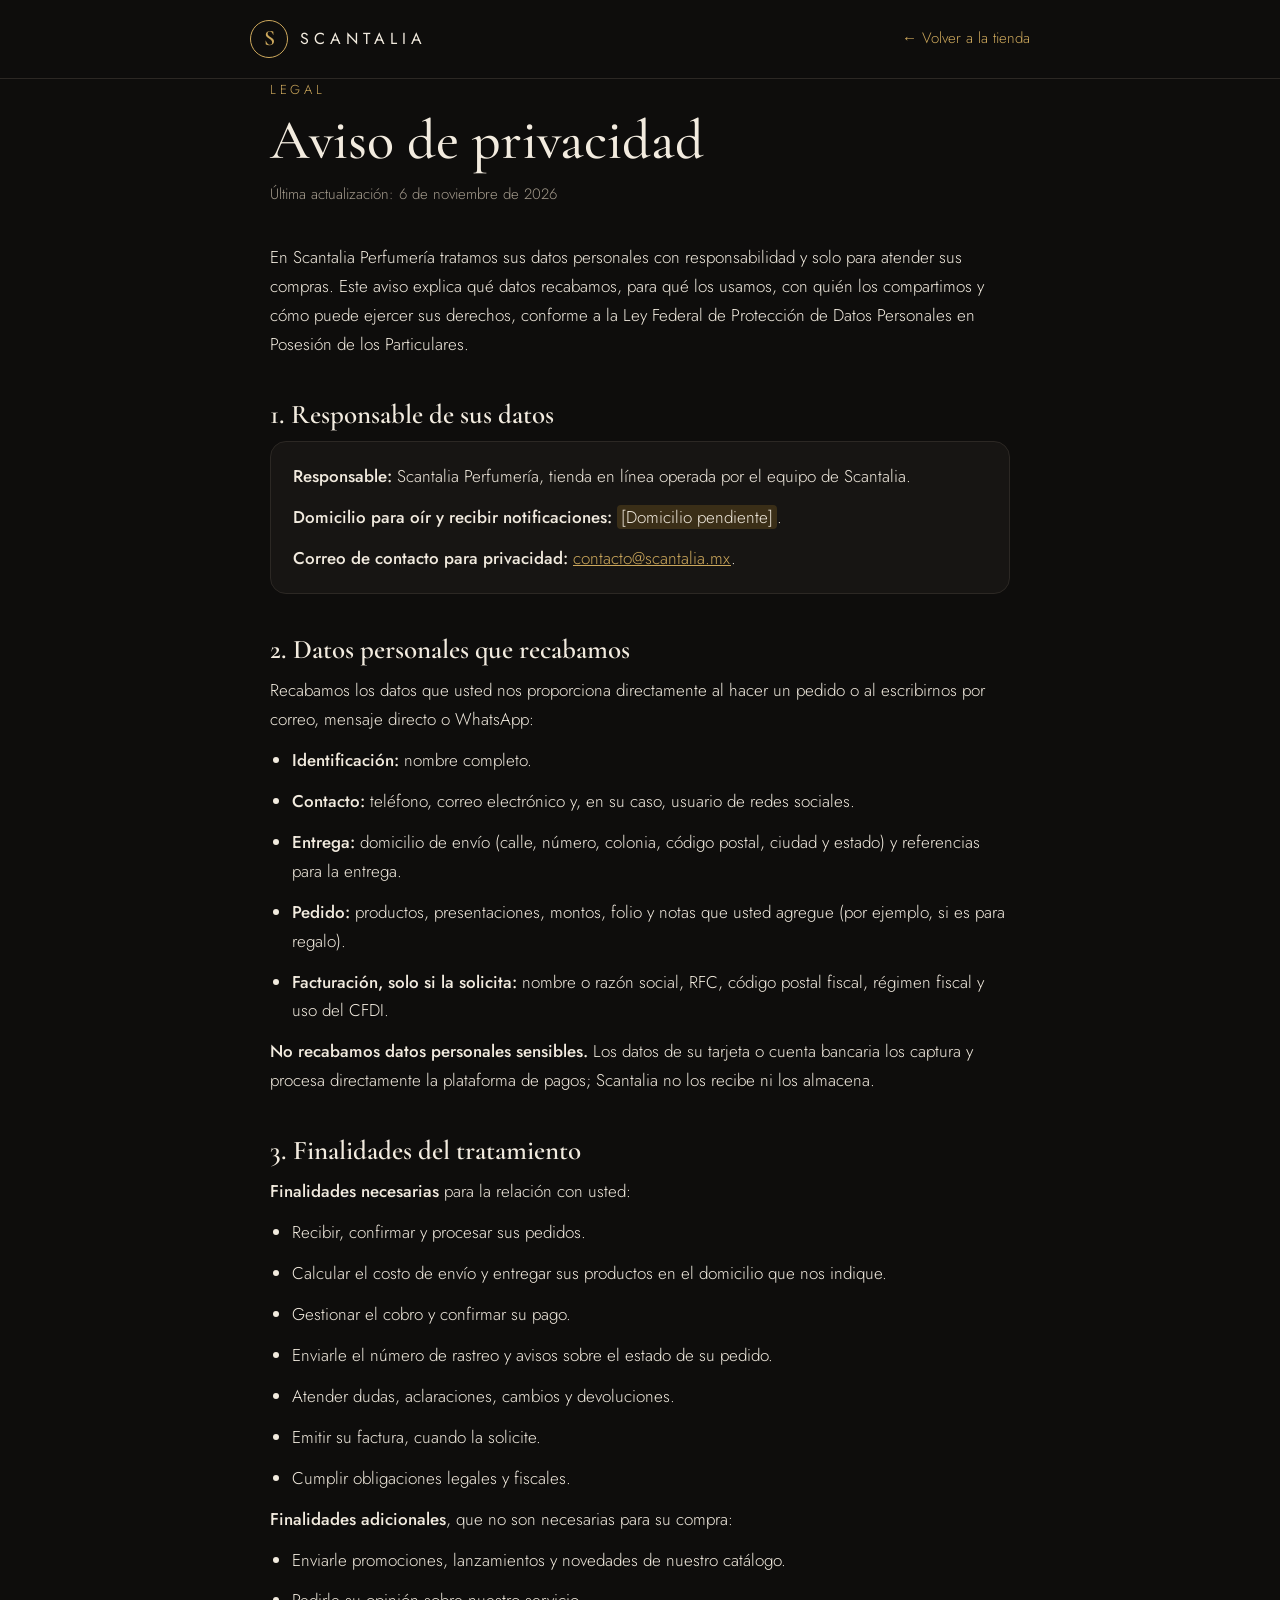
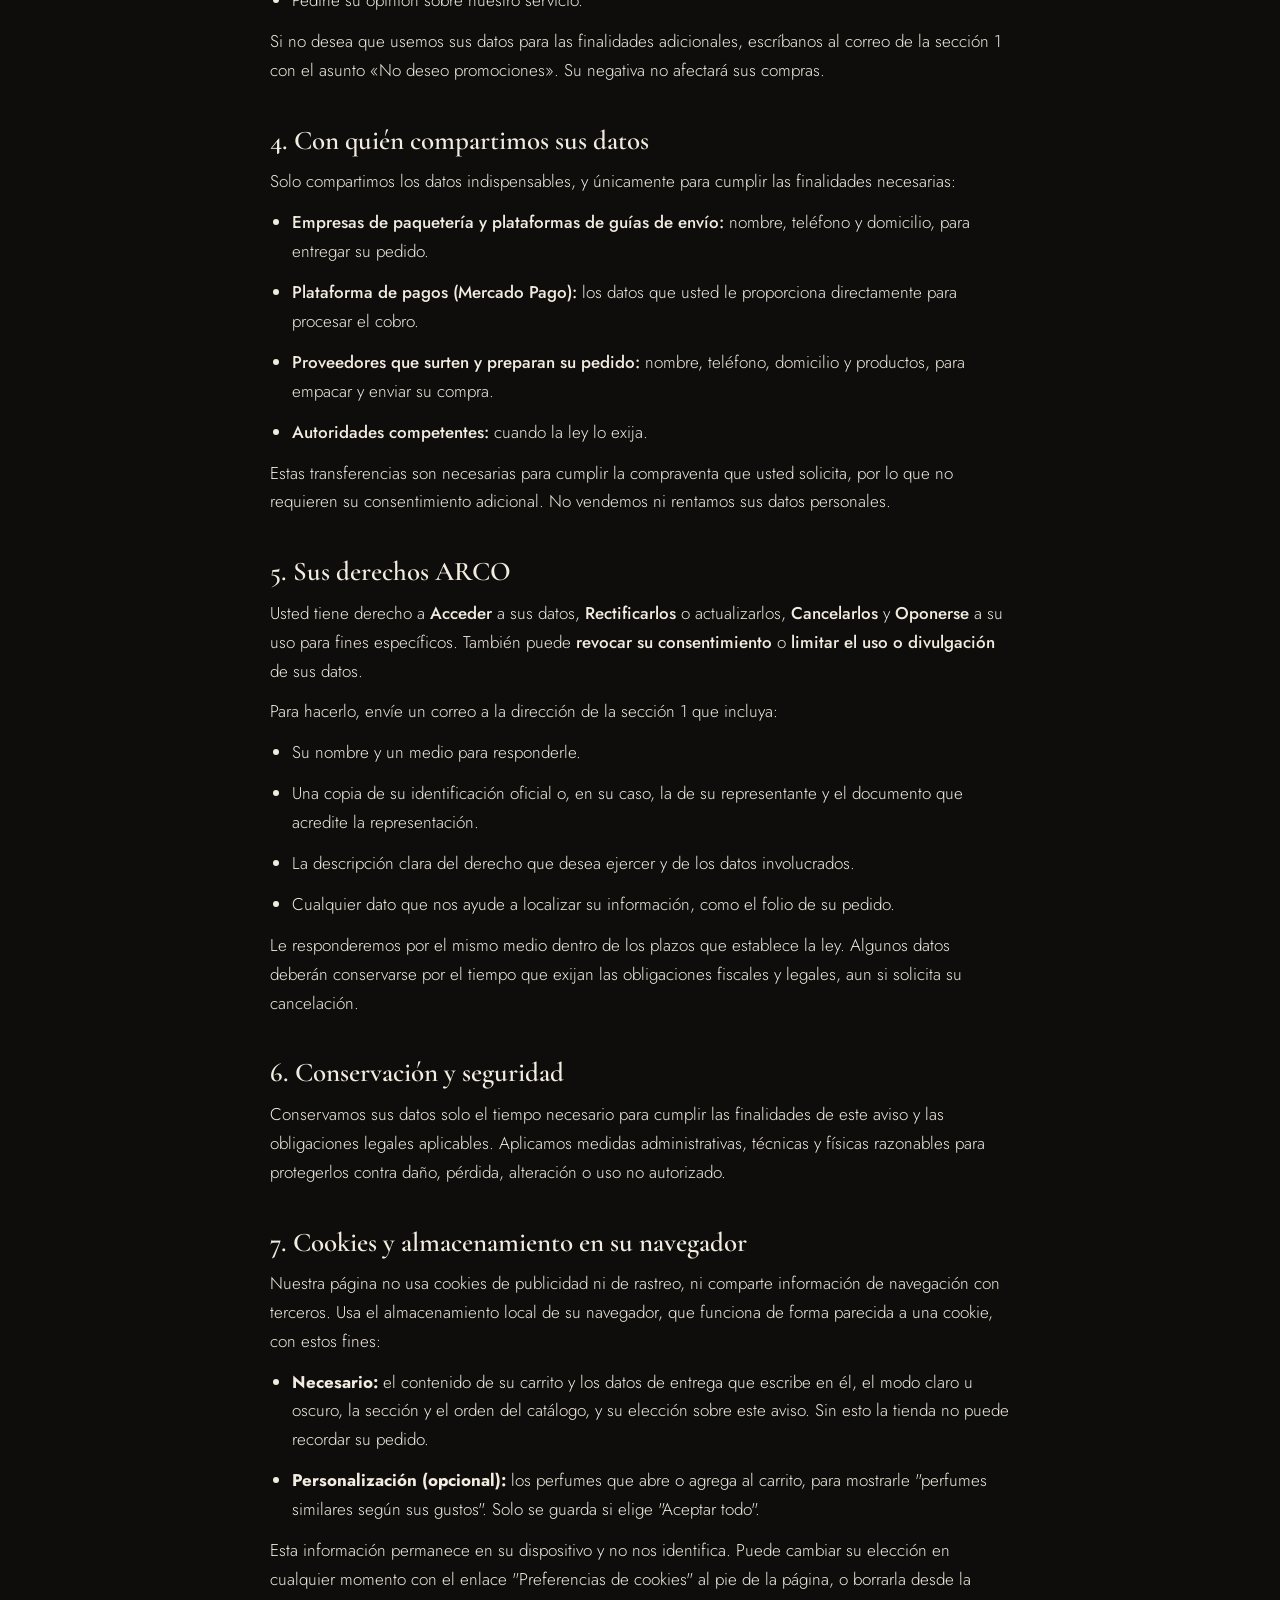
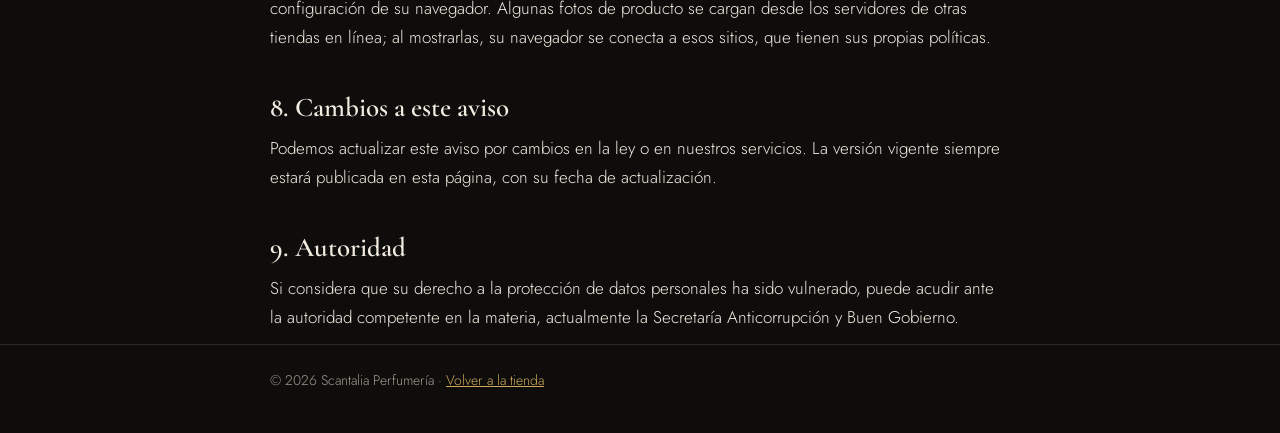
<file: datos/privacidad.html>
<!doctype html>
<html lang="es">
<head>
<meta charset="utf-8">
<meta name="viewport" content="width=device-width, initial-scale=1">
<title>Aviso de privacidad · Scantalia Perfumería</title>
<meta name="description" content="Aviso de privacidad integral de Scantalia Perfumería.">
<link rel="icon" href="data:image/svg+xml,%3Csvg xmlns='http://www.w3.org/2000/svg' viewBox='0 0 64 64'%3E%3Ccircle cx='32' cy='32' r='30' fill='%23E8E1D6' stroke='%232A2927' stroke-width='2'/%3E%3Ctext x='32' y='42' font-family='Arial' font-size='30' text-anchor='middle' fill='%232A2927'%3ES%3C/text%3E%3C/svg%3E">
<link rel="preconnect" href="https://fonts.googleapis.com">
<link rel="stylesheet" href="https://fonts.googleapis.com/css2?family=Jost:wght@300;400;500&family=Cormorant+Garamond:wght@500;600&display=swap">
<script>try{var t=localStorage.getItem("ag2-theme")||localStorage.getItem("ag-theme");document.documentElement.setAttribute("data-theme",t==="light"?"light":"dark")}catch(e){document.documentElement.setAttribute("data-theme","dark")}</script>
<style>
:root{--bg:#EFE8DD;--surface:#F8F3EA;--fg:#1B1815;--muted:#6C6357;--line:#D8CCBA;--gold:#8E6F34;--mark:#F3E3B5}
:root[data-theme="dark"]{--bg:#0E0D0C;--surface:#171513;--fg:#F2EBDF;--muted:#A39A8C;--line:#2C2824;--gold:#CDA85C;--mark:#3A2E17}
*{box-sizing:border-box}
html{-webkit-text-size-adjust:100%}
body{margin:0;background:var(--bg);color:var(--fg);font:300 17px/1.7 Jost,'Century Gothic',Arial,sans-serif}
.wrap{max-width:780px;margin:0 auto;padding:0 20px}
header{border-bottom:1px solid var(--line)}
.top{display:flex;align-items:center;justify-content:space-between;gap:16px;padding:20px 0}
.brand{display:flex;align-items:center;gap:12px;color:var(--fg);text-decoration:none}
.mark{width:38px;height:38px;border-radius:50%;border:1.5px solid var(--gold);display:flex;align-items:center;justify-content:center;font-family:'Cormorant Garamond',Georgia,serif;font-weight:600;font-size:22px;color:var(--gold)}
.name{letter-spacing:.32em;font-weight:400;font-size:16px}
.back{color:var(--gold);text-decoration:none;font-size:15px;white-space:nowrap}
.back:hover{text-decoration:underline}
@media (max-width:480px){.hide-sm{display:none}}
main{padding:48px 0 72px}
.eyebrow{color:var(--gold);letter-spacing:.28em;font-size:13px;text-transform:uppercase;margin:0 0 10px}
h1{font-family:'Cormorant Garamond',Georgia,serif;font-weight:500;font-size:clamp(38px,7vw,56px);line-height:1.05;margin:0 0 12px}
.updated{color:var(--muted);font-size:15px;margin:0 0 36px}
h2{font-family:'Cormorant Garamond',Georgia,serif;font-weight:600;font-size:27px;line-height:1.2;margin:40px 0 10px}
p,li{margin:0 0 12px}
ul{padding-left:22px;margin:0 0 12px}
strong{font-weight:500}
a{color:var(--gold)}
.box{background:var(--surface);border:1px solid var(--line);border-radius:16px;padding:20px 22px;margin:0 0 12px}
mark{background:var(--mark);color:inherit;padding:0 4px;border-radius:4px}
footer{border-top:1px solid var(--line);color:var(--muted);font-size:14px;padding:24px 0 40px}
</style>
</head>
<body>
<header>
  <div class="wrap top">
    <a class="brand" href="./"><span class="mark">S</span><span class="name">SCANTALIA</span></a>
    <a class="back" href="./">← <span class="hide-sm">Volver a la </span>tienda</a>
  </div>
</header>

<main class="wrap">
  <p class="eyebrow">Legal</p>
  <h1>Aviso de privacidad</h1>
  <p class="updated">Última actualización: 6 de noviembre de 2026</p>

  <p>En Scantalia Perfumería tratamos sus datos personales con responsabilidad y solo para atender sus compras. Este aviso explica qué datos recabamos, para qué los usamos, con quién los compartimos y cómo puede ejercer sus derechos, conforme a la Ley Federal de Protección de Datos Personales en Posesión de los Particulares.</p>

  <h2>1. Responsable de sus datos</h2>
  <div class="box">
    <p><strong>Responsable:</strong> Scantalia Perfumería, tienda en línea operada por el equipo de Scantalia.</p>
    <p><strong>Domicilio para oír y recibir notificaciones:</strong> <mark>[Domicilio pendiente]</mark>.</p>
    <p style="margin:0"><strong>Correo de contacto para privacidad:</strong> <a href="mailto:contacto@scantalia.mx">contacto@scantalia.mx</a>.</p>
  </div>

  <h2>2. Datos personales que recabamos</h2>
  <p>Recabamos los datos que usted nos proporciona directamente al hacer un pedido o al escribirnos por correo, mensaje directo o WhatsApp:</p>
  <ul>
    <li><strong>Identificación:</strong> nombre completo.</li>
    <li><strong>Contacto:</strong> teléfono, correo electrónico y, en su caso, usuario de redes sociales.</li>
    <li><strong>Entrega:</strong> domicilio de envío (calle, número, colonia, código postal, ciudad y estado) y referencias para la entrega.</li>
    <li><strong>Pedido:</strong> productos, presentaciones, montos, folio y notas que usted agregue (por ejemplo, si es para regalo).</li>
    <li><strong>Facturación, solo si la solicita:</strong> nombre o razón social, RFC, código postal fiscal, régimen fiscal y uso del CFDI.</li>
  </ul>
  <p><strong>No recabamos datos personales sensibles.</strong> Los datos de su tarjeta o cuenta bancaria los captura y procesa directamente la plataforma de pagos; Scantalia no los recibe ni los almacena.</p>

  <h2>3. Finalidades del tratamiento</h2>
  <p><strong>Finalidades necesarias</strong> para la relación con usted:</p>
  <ul>
    <li>Recibir, confirmar y procesar sus pedidos.</li>
    <li>Calcular el costo de envío y entregar sus productos en el domicilio que nos indique.</li>
    <li>Gestionar el cobro y confirmar su pago.</li>
    <li>Enviarle el número de rastreo y avisos sobre el estado de su pedido.</li>
    <li>Atender dudas, aclaraciones, cambios y devoluciones.</li>
    <li>Emitir su factura, cuando la solicite.</li>
    <li>Cumplir obligaciones legales y fiscales.</li>
  </ul>
  <p><strong>Finalidades adicionales</strong>, que no son necesarias para su compra:</p>
  <ul>
    <li>Enviarle promociones, lanzamientos y novedades de nuestro catálogo.</li>
    <li>Pedirle su opinión sobre nuestro servicio.</li>
  </ul>
  <p>Si no desea que usemos sus datos para las finalidades adicionales, escríbanos al correo de la sección 1 con el asunto «No deseo promociones». Su negativa no afectará sus compras.</p>

  <h2>4. Con quién compartimos sus datos</h2>
  <p>Solo compartimos los datos indispensables, y únicamente para cumplir las finalidades necesarias:</p>
  <ul>
    <li><strong>Empresas de paquetería y plataformas de guías de envío:</strong> nombre, teléfono y domicilio, para entregar su pedido.</li>
    <li><strong>Plataforma de pagos (Mercado Pago):</strong> los datos que usted le proporciona directamente para procesar el cobro.</li>
    <li><strong>Proveedores que surten y preparan su pedido:</strong> nombre, teléfono, domicilio y productos, para empacar y enviar su compra.</li>
    <li><strong>Autoridades competentes:</strong> cuando la ley lo exija.</li>
  </ul>
  <p>Estas transferencias son necesarias para cumplir la compraventa que usted solicita, por lo que no requieren su consentimiento adicional. No vendemos ni rentamos sus datos personales.</p>

  <h2>5. Sus derechos ARCO</h2>
  <p>Usted tiene derecho a <strong>Acceder</strong> a sus datos, <strong>Rectificarlos</strong> o actualizarlos, <strong>Cancelarlos</strong> y <strong>Oponerse</strong> a su uso para fines específicos. También puede <strong>revocar su consentimiento</strong> o <strong>limitar el uso o divulgación</strong> de sus datos.</p>
  <p>Para hacerlo, envíe un correo a la dirección de la sección 1 que incluya:</p>
  <ul>
    <li>Su nombre y un medio para responderle.</li>
    <li>Una copia de su identificación oficial o, en su caso, la de su representante y el documento que acredite la representación.</li>
    <li>La descripción clara del derecho que desea ejercer y de los datos involucrados.</li>
    <li>Cualquier dato que nos ayude a localizar su información, como el folio de su pedido.</li>
  </ul>
  <p>Le responderemos por el mismo medio dentro de los plazos que establece la ley. Algunos datos deberán conservarse por el tiempo que exijan las obligaciones fiscales y legales, aun si solicita su cancelación.</p>

  <h2>6. Conservación y seguridad</h2>
  <p>Conservamos sus datos solo el tiempo necesario para cumplir las finalidades de este aviso y las obligaciones legales aplicables. Aplicamos medidas administrativas, técnicas y físicas razonables para protegerlos contra daño, pérdida, alteración o uso no autorizado.</p>

  <h2 id="navegador">7. Cookies y almacenamiento en su navegador</h2>
  <p>Nuestra página no usa cookies de publicidad ni de rastreo, ni comparte información de navegación con terceros. Usa el almacenamiento local de su navegador, que funciona de forma parecida a una cookie, con estos fines:</p>
  <ul>
    <li><b>Necesario:</b> el contenido de su carrito y los datos de entrega que escribe en él, el modo claro u oscuro, la sección y el orden del catálogo, y su elección sobre este aviso. Sin esto la tienda no puede recordar su pedido.</li>
    <li><b>Personalización (opcional):</b> los perfumes que abre o agrega al carrito, para mostrarle "perfumes similares según sus gustos". Solo se guarda si elige "Aceptar todo".</li>
  </ul>
  <p>Esta información permanece en su dispositivo y no nos identifica. Puede cambiar su elección en cualquier momento con el enlace "Preferencias de cookies" al pie de la página, o borrarla desde la configuración de su navegador. Algunas fotos de producto se cargan desde los servidores de otras tiendas en línea; al mostrarlas, su navegador se conecta a esos sitios, que tienen sus propias políticas.</p>

  <h2>8. Cambios a este aviso</h2>
  <p>Podemos actualizar este aviso por cambios en la ley o en nuestros servicios. La versión vigente siempre estará publicada en esta página, con su fecha de actualización.</p>

  <h2>9. Autoridad</h2>
  <p>Si considera que su derecho a la protección de datos personales ha sido vulnerado, puede acudir ante la autoridad competente en la materia, actualmente la Secretaría Anticorrupción y Buen Gobierno.</p>
</main>

<footer>
  <div class="wrap">© 2026 Scantalia Perfumería · <a href="./">Volver a la tienda</a></div>
</footer>
</body>
</html>
</file>
<file: blog/blog.css>
:root, :root[data-theme="dark"] { --bg:#0F0F0E; --surface:#171715; --fg:#ECE9E2; --muted:#9C988F; --line:#2A2926; --accent:#C9A35E; --accent-fg:#111110; --paper:#ECE9E2; --dim:#4A4843; color-scheme:dark;
  --display:"Big Shoulders Display", Impact, "Arial Narrow", sans-serif; --body:"IBM Plex Mono", ui-monospace, Menlo, monospace; --type:"Courier Prime", "Courier New", monospace; }
:root[data-theme="light"] { --bg:#EFEDE7; --surface:#F8F6F1; --fg:#141413; --muted:#6E6B64; --line:#141413; --accent:#8C6A2E; --accent-fg:#FFFFFF; --paper:#F8F6F1; --dim:#B5B0A6; color-scheme:light; }
* { box-sizing:border-box; margin:0; padding:0; }
html { -webkit-text-size-adjust:100%; }
body { background:var(--bg); color:var(--fg); font-family:var(--body); font-size:15px; line-height:1.75; -webkit-font-smoothing:antialiased; }
img { display:block; max-width:100%; }
a { color:inherit; }
.top { position:sticky; top:env(safe-area-inset-top,0px); z-index:20; background:color-mix(in srgb, var(--bg) 92%, transparent); backdrop-filter:blur(12px); border-bottom:1px solid var(--line); }
.top-in { max-width:1200px; margin:0 auto; display:flex; align-items:center; justify-content:space-between; gap:14px; padding:12px max(16px, env(safe-area-inset-right,0px)) 12px max(16px, env(safe-area-inset-left,0px)); }
.logo { font-family:var(--display); font-weight:900; font-size:28px; letter-spacing:.04em; text-decoration:none; }
.top nav { display:flex; gap:20px; font-size:12px; text-transform:uppercase; letter-spacing:.08em; }
.top nav a { text-decoration:none; }
.top nav a:hover { color:var(--accent); }
.wrap { max-width:1200px; margin:0 auto; padding-left:max(16px, env(safe-area-inset-left,0px)); padding-right:max(16px, env(safe-area-inset-right,0px)); }
.k { font-size:12px; text-transform:uppercase; letter-spacing:.1em; color:var(--muted); }
h1 { font-family:var(--display); font-weight:900; text-transform:uppercase; font-size:clamp(46px, 9vw, 112px); line-height:.86; letter-spacing:-.005em; margin:14px 0 18px; text-wrap:balance; }
.lead { font-family:var(--type); font-size:clamp(17px, 2vw, 21px); line-height:1.45; max-width:62ch; }
.strip { display:grid; grid-template-columns:repeat(3,1fr); height:clamp(160px, 28vw, 300px); margin:28px 0 0; border:1px solid var(--line); }
.strip div { position:relative; overflow:hidden; border-right:1px solid var(--line); }
.strip div:last-child { border-right:0; }
.strip img { width:100%; height:100%; object-fit:cover; animation:wipe 1.87s cubic-bezier(.16,.8,.2,1) both; }
.strip div:nth-child(2) img { animation-delay:0.26s; } .strip div:nth-child(3) img { animation-delay:0.51s; }
.strip span { position:absolute; left:10px; bottom:10px; background:var(--paper); color:#111; font-size:11px; text-transform:uppercase; padding:4px 7px; }
.meta { display:flex; gap:18px; flex-wrap:wrap; font-size:12px; text-transform:uppercase; letter-spacing:.06em; color:var(--muted); border-top:1px solid var(--line); border-bottom:1px solid var(--line); padding:12px 0; margin-top:28px; }
article.post { max-width:760px; margin:0 auto; padding:36px 0 40px; }
article.post p { margin:0 0 18px; }
article.post p.entrada { font-family:var(--type); font-size:20px; line-height:1.5; }
article.post h2 { font-family:var(--display); font-weight:900; text-transform:uppercase; font-size:clamp(36px, 6vw, 56px); line-height:.95; margin:44px 0 16px; padding-top:18px; border-top:1px solid var(--line); }
article.post h3 { font-family:var(--type); font-size:23px; font-weight:700; margin:26px 0 8px; }
article.post ul { margin:0 0 18px 20px; } article.post li { margin-bottom:6px; }
.cta-link { display:inline-block; background:var(--fg); color:var(--bg); text-decoration:none; padding:14px 18px; font-size:12px; text-transform:uppercase; letter-spacing:.1em; font-weight:600; }
.cta-link:hover { background:var(--accent); color:var(--accent-fg); }
.pz { display:grid; grid-template-columns:120px 1fr auto; gap:0; border:1px solid var(--line); margin:12px 0 26px; background:var(--surface); text-decoration:none; transition:border-color 0.51s, transform 0.68s cubic-bezier(.16,.8,.2,1); }
.pz:hover { border-color:var(--accent); transform:translateY(-3px); }
.pz .fr { background:var(--paper); display:flex; align-items:center; justify-content:center; padding:10px; }
.pz .fr img { max-height:130px; object-fit:contain; mix-blend-mode:multiply; }
.pz .tx { padding:14px 16px; min-width:0; }
.pz .tx small { display:block; font-size:11px; text-transform:uppercase; letter-spacing:.06em; color:var(--muted); }
.pz .tx b { display:block; font-family:var(--display); font-weight:900; text-transform:uppercase; font-size:34px; line-height:.95; margin:4px 0 8px; }
.pz .mn { display:flex; gap:4px; align-items:center; flex-wrap:wrap; }
.pz .mn img, .pz .mn i { width:30px; height:30px; object-fit:cover; display:block; }
.pz .mn em { font-style:normal; font-size:11px; text-transform:uppercase; color:var(--muted); margin-left:6px; }
.pz .cp { padding:14px 16px; display:flex; flex-direction:column; justify-content:space-between; align-items:flex-end; gap:10px; border-left:1px solid var(--line); min-width:160px; }
.pz .pr { font-family:var(--type); font-size:26px; line-height:1; text-align:right; }
.pz .pr s { display:block; font-size:13px; color:var(--muted); margin-top:4px; }
.pz .ds { color:var(--accent); border:1.5px solid var(--accent); padding:2px 7px; font-size:12px; font-weight:600; transform:rotate(-3deg); }
.pz .go { background:var(--fg); color:var(--bg); padding:11px 14px; font-size:11px; text-transform:uppercase; letter-spacing:.1em; font-weight:600; white-space:nowrap; }
.pz:hover .go { background:var(--accent); color:var(--accent-fg); }
.pz.off { opacity:.6; }
.lista { display:grid; grid-template-columns:repeat(2, 1fr); border-top:1px solid var(--line); margin-top:30px; }
.lista a { display:grid; grid-template-rows:auto auto 1fr; text-decoration:none; border-right:1px solid var(--line); border-bottom:1px solid var(--line); padding:0 0 22px; transition:background 0.51s; }
.lista a:nth-child(2n) { border-right:0; }
.lista a:hover { background:var(--surface); }
.lista a:hover h2 { color:var(--accent); }
.lista .im { display:grid; grid-template-columns:repeat(3,1fr); height:170px; }
.lista .im img { width:100%; height:100%; object-fit:cover; filter:grayscale(1); transition:filter 0.85s; }
.lista a:hover .im img { filter:none; }
.lista .k { padding:16px 20px 0; }
.lista h2 { font-family:var(--display); font-weight:900; text-transform:uppercase; font-size:clamp(32px, 4vw, 46px); line-height:.95; padding:8px 20px 8px; transition:color 0.51s; }
.lista p { padding:0 20px; color:var(--muted); font-size:14px; }
.mas { border-top:1px solid var(--line); padding:30px 0 10px; }
.mas h2 { font-family:var(--display); font-weight:900; text-transform:uppercase; font-size:40px; margin-bottom:12px; }
.mas .ls { display:flex; flex-direction:column; }
.mas .ls a { display:flex; justify-content:space-between; gap:12px; text-decoration:none; padding:14px 0; border-bottom:1px solid var(--line); font-family:var(--type); font-size:20px; }
.mas .ls a:hover { color:var(--accent); }
.testban { display:flex; align-items:center; justify-content:space-between; gap:18px; flex-wrap:wrap; background:var(--paper); color:#111; padding:22px 24px; margin:36px 0; box-shadow:8px 8px 0 var(--accent); }
.testban b { font-family:var(--display); font-weight:900; text-transform:uppercase; font-size:clamp(30px, 5vw, 44px); line-height:.95; display:block; }
.testban a { background:#111; color:#fff; text-decoration:none; padding:14px 18px; font-size:12px; text-transform:uppercase; letter-spacing:.1em; font-weight:600; }
footer { border-top:1px solid var(--line); padding:26px 0 40px; font-size:12px; color:var(--muted); }
footer .wrap { display:flex; justify-content:space-between; flex-wrap:wrap; gap:12px; }
@keyframes wipe { from { clip-path:inset(0 100% 0 0); } to { clip-path:inset(0 0 0 0); } }
@keyframes up { from { opacity:0; transform:translateY(24px); } to { opacity:1; transform:none; } }
.u { animation:up 1.53s cubic-bezier(.16,.8,.2,1) both; } .u2 { animation-delay:0.17s; } .u3 { animation-delay:0.34s; }
@media (max-width:720px) {
  .top nav a:not(.keep) { display:none; }
  .pz { grid-template-columns:92px 1fr; }
  .pz .cp { grid-column:1 / -1; flex-direction:row; align-items:center; border-left:0; border-top:1px solid var(--line); min-width:0; }
  .pz .pr { text-align:left; } .pz .pr s { display:inline; margin-left:6px; }
  .pz .tx b { font-size:28px; }
  .lista { grid-template-columns:1fr; } .lista a { border-right:0; }
  article.post p.entrada { font-size:18px; }
}
@media (prefers-reduced-motion:reduce) { *, *::before, *::after { animation:none !important; transition:none !important; } }
</file>
